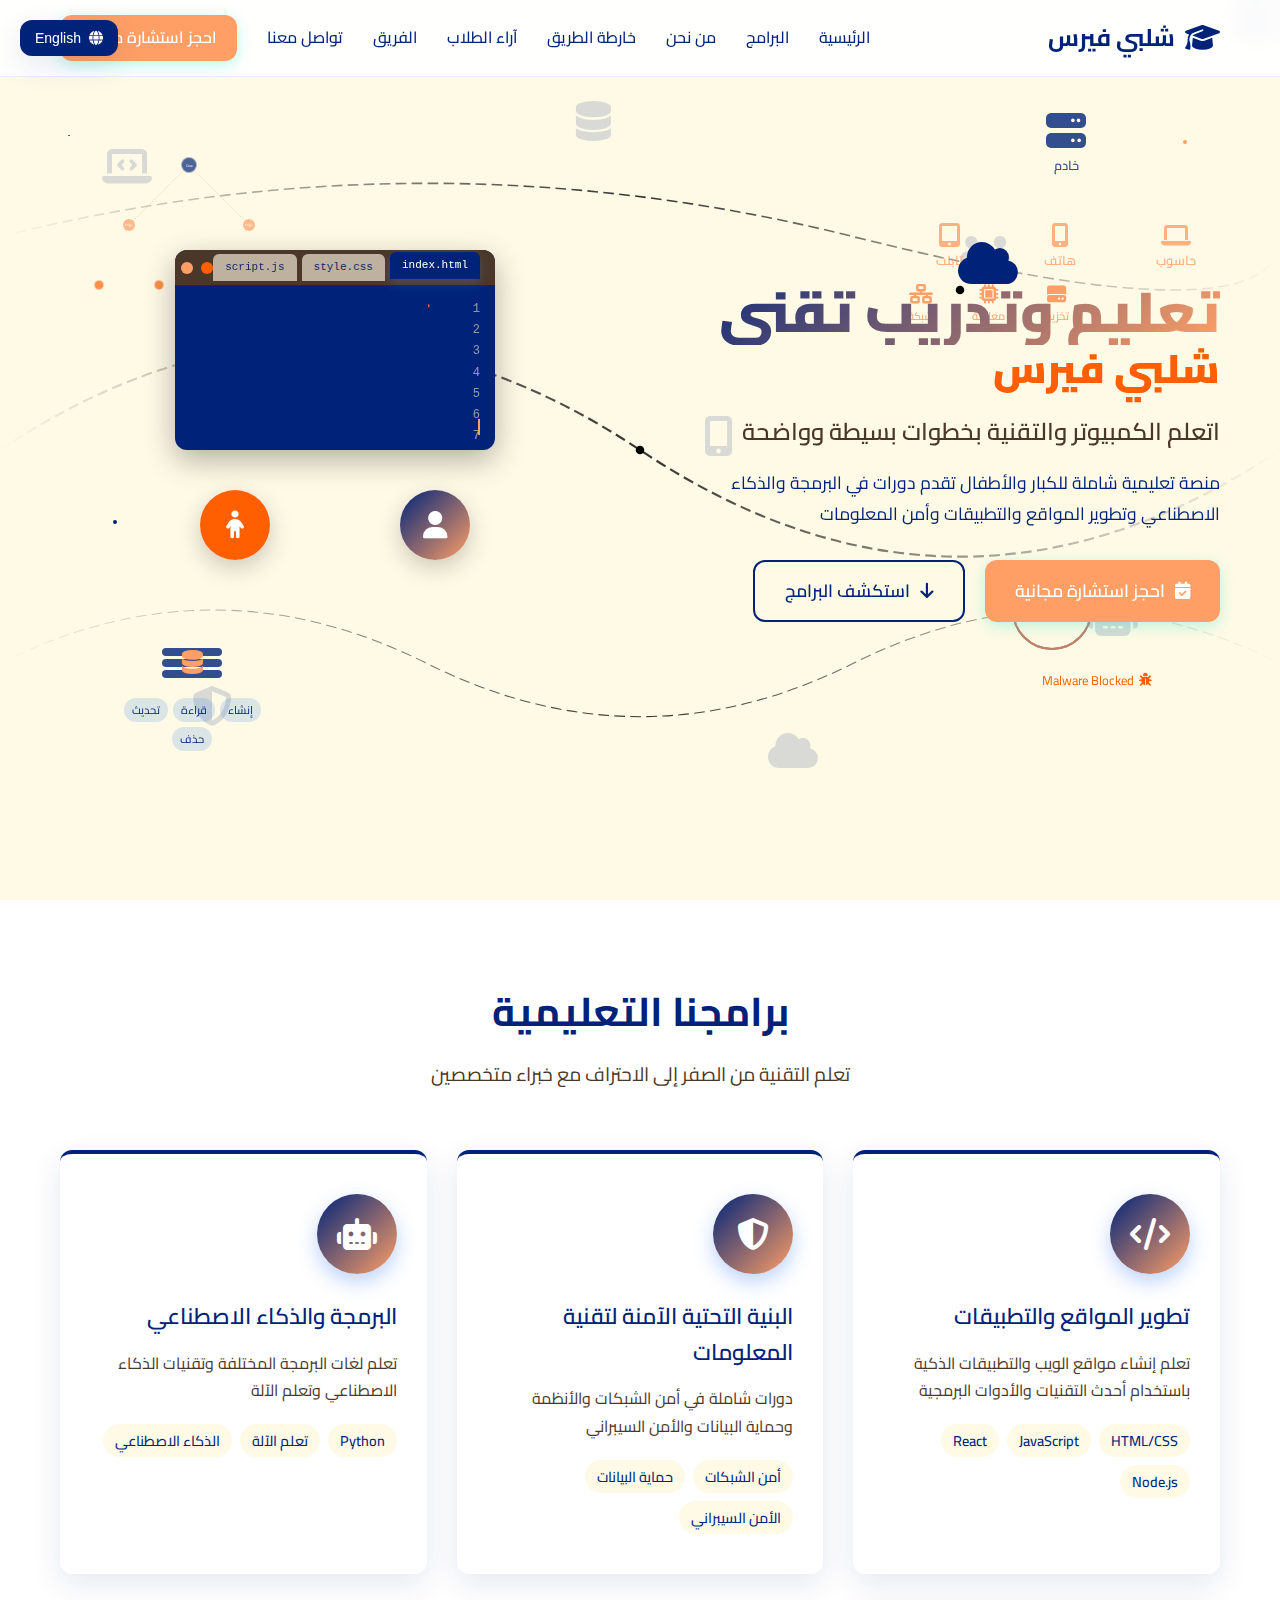
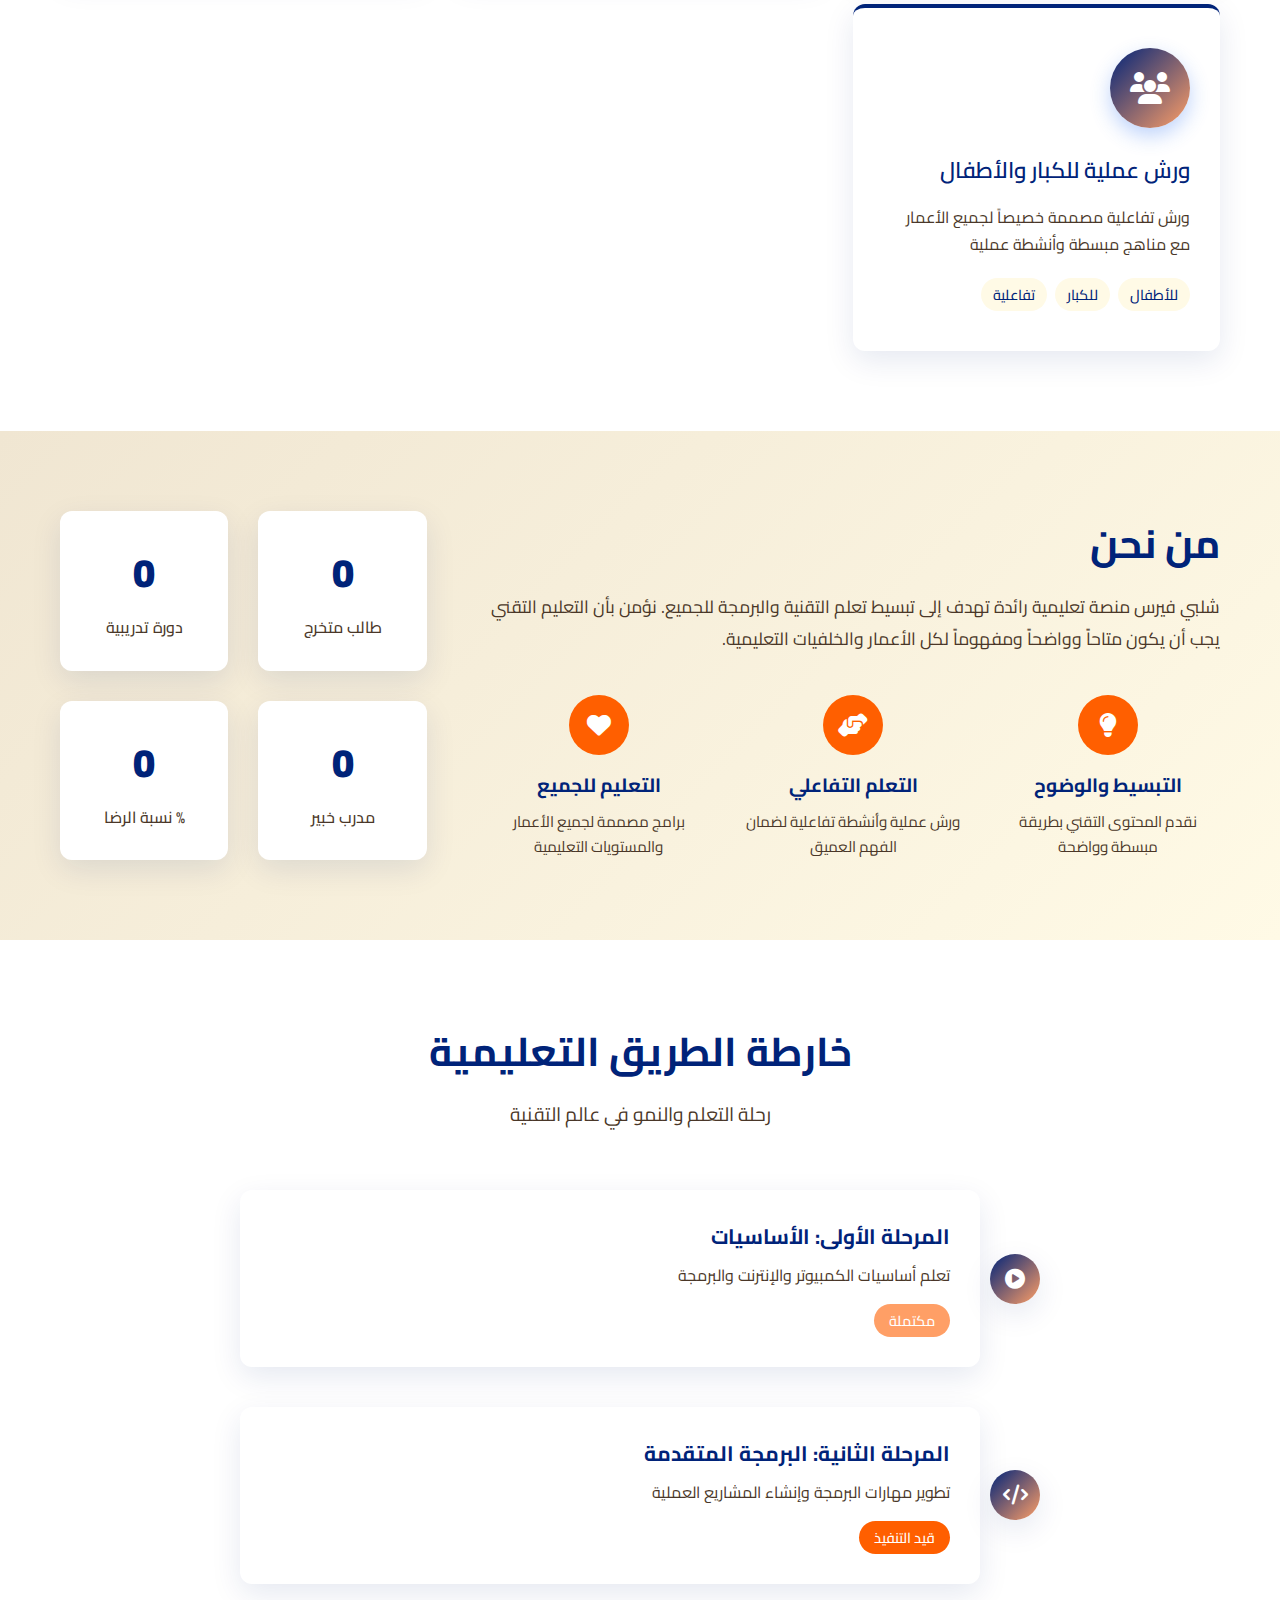
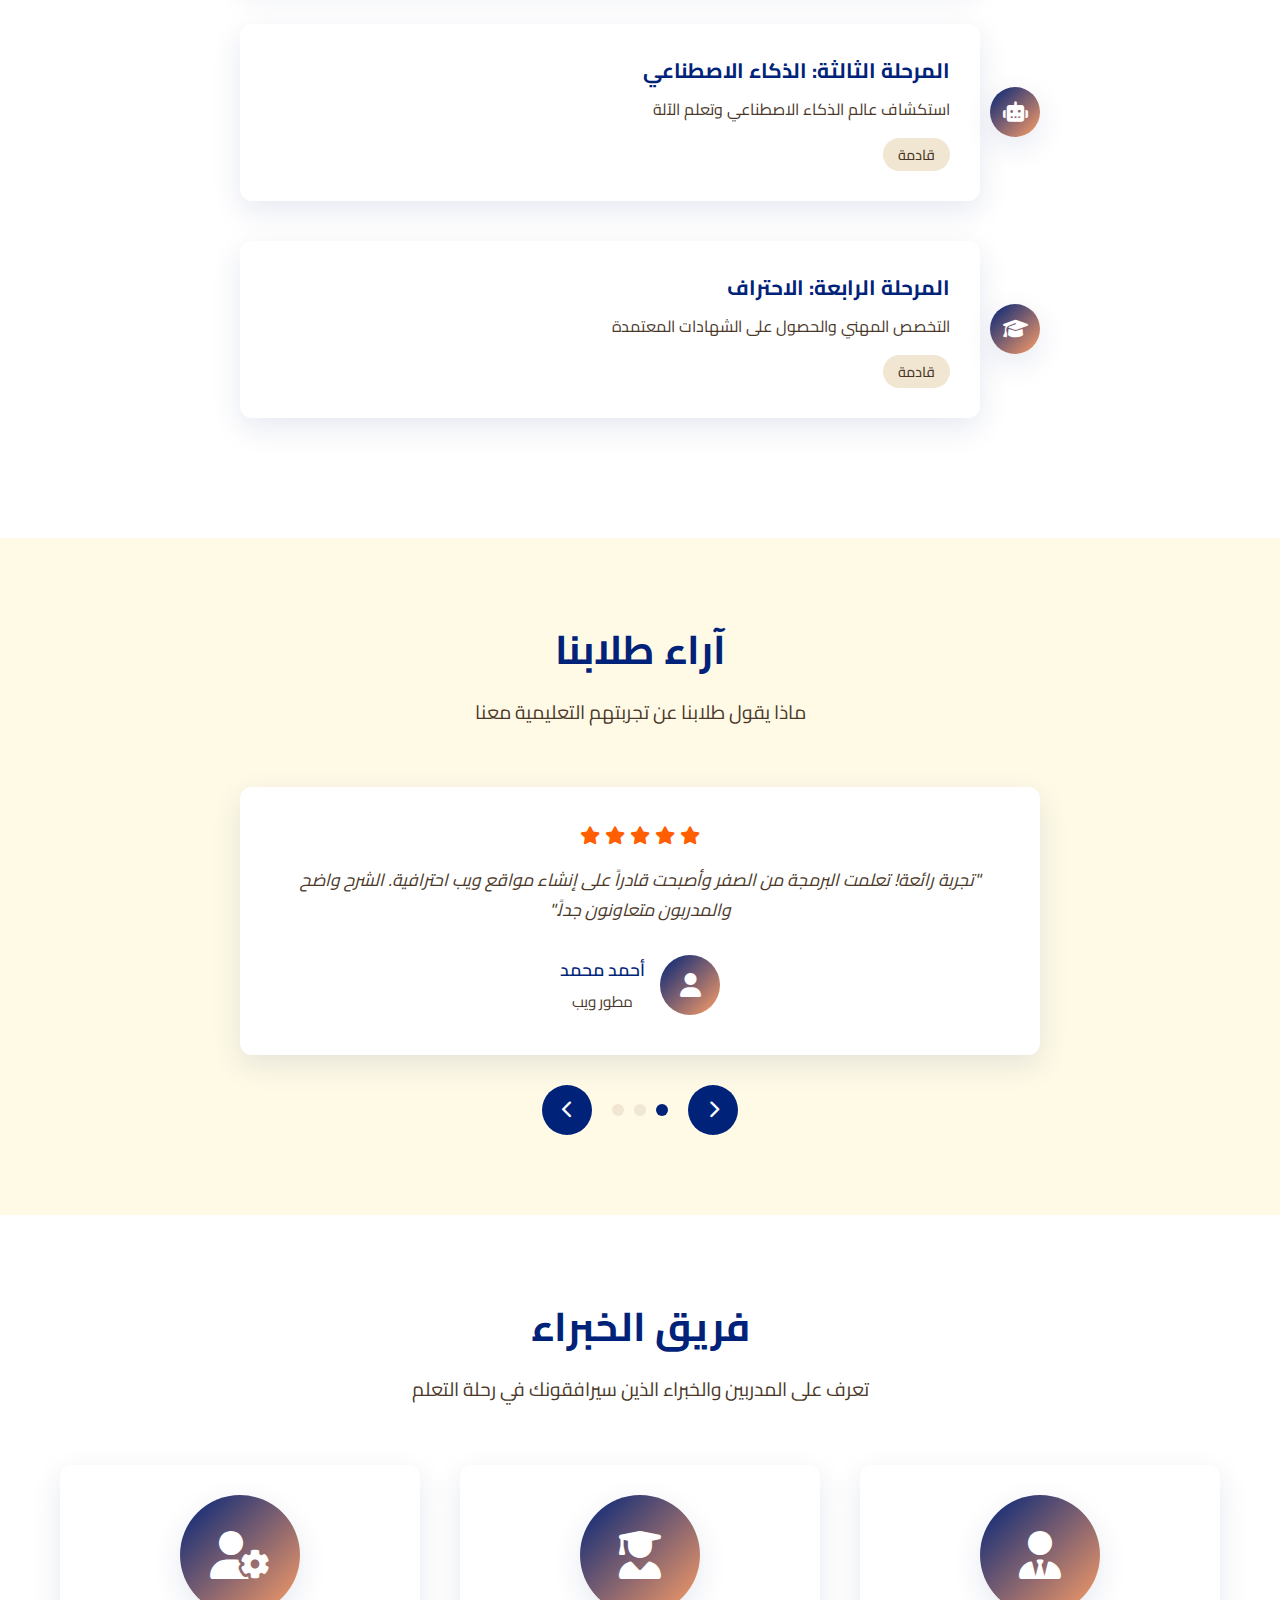
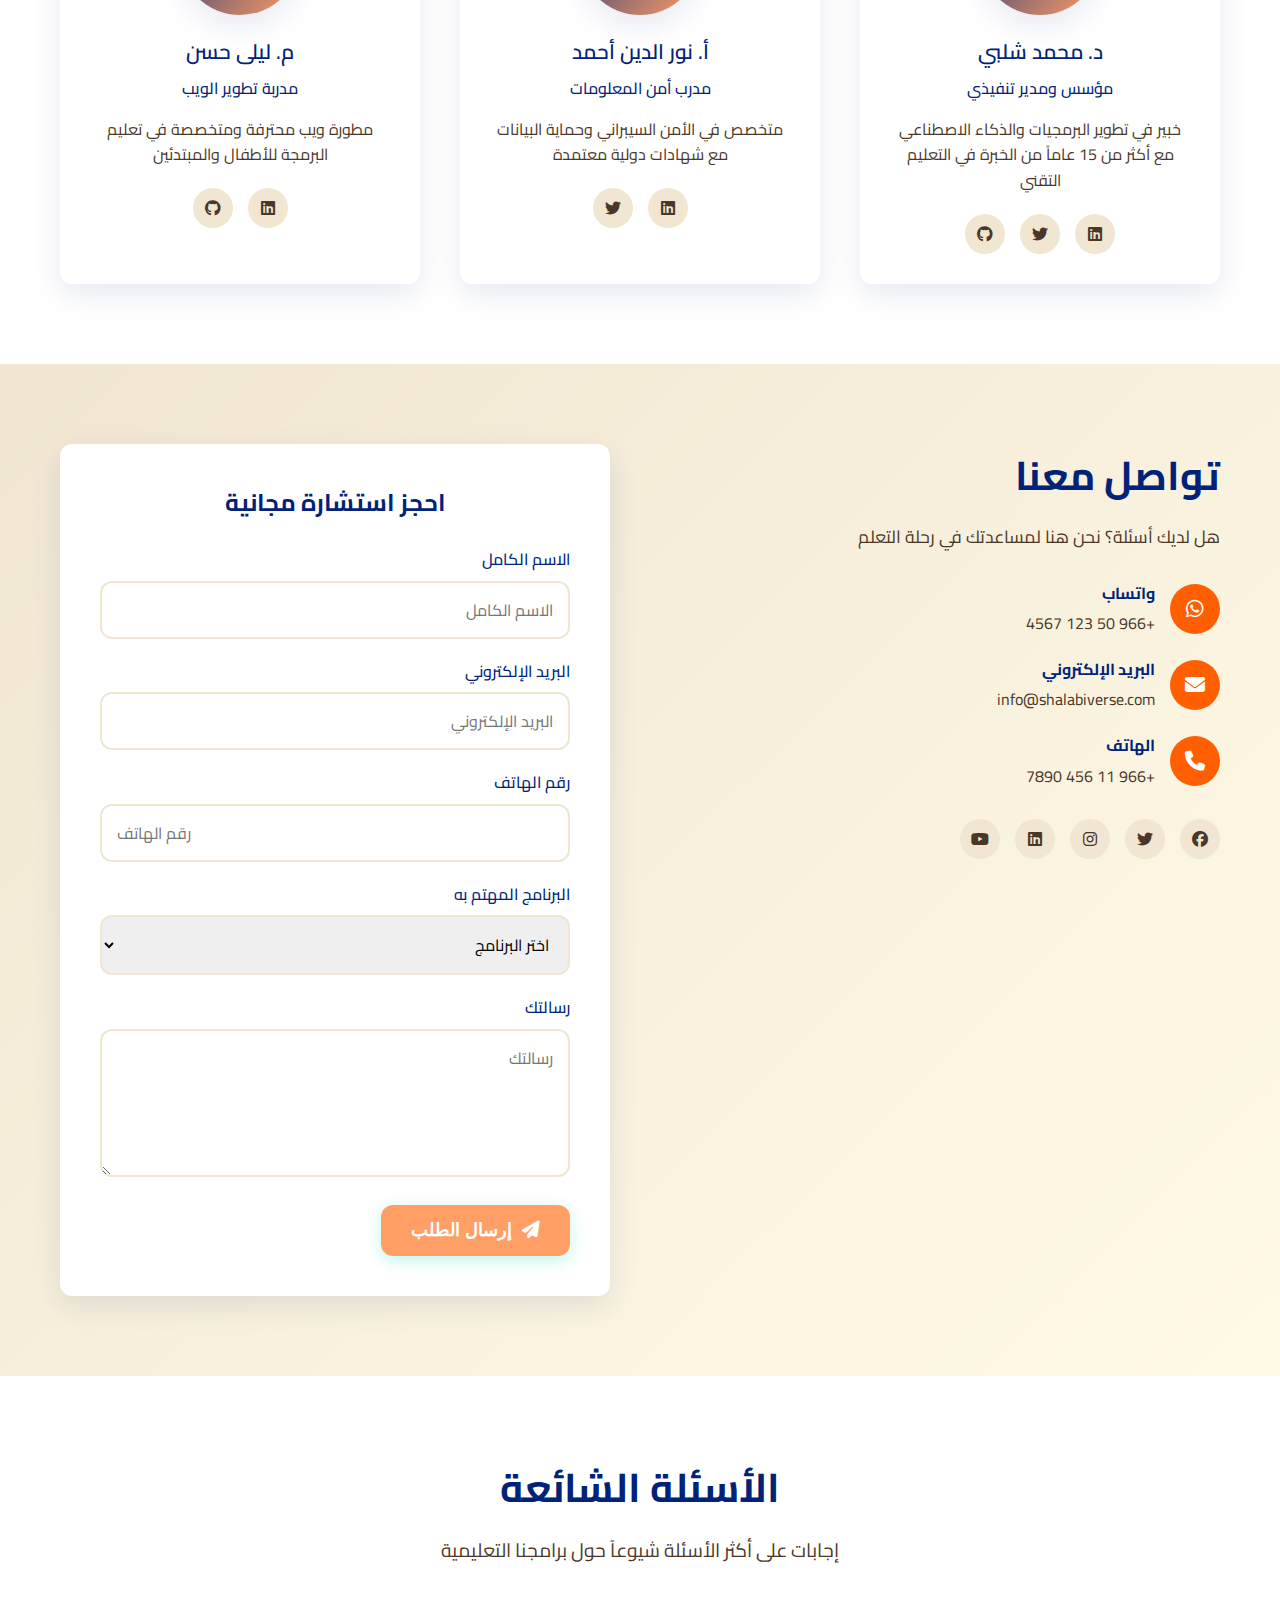
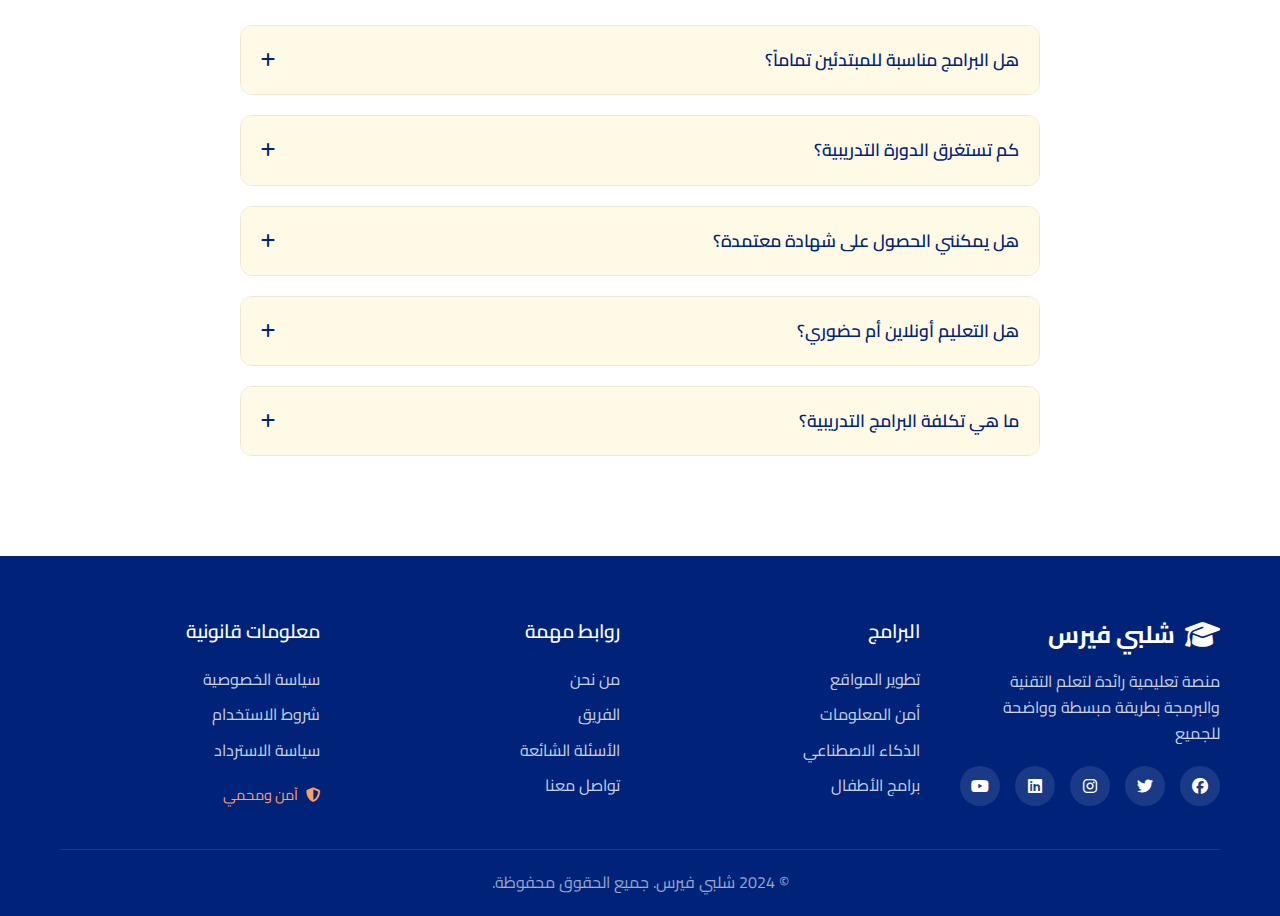
<file: index.html>
<!DOCTYPE html>
<html lang="ar" dir="rtl">
<head>
    <meta charset="UTF-8">
    <meta name="viewport" content="width=device-width, initial-scale=1.0">
    <title>شلبي فيرس - Shalabiverse | تعليم وتدريب تقني</title>
    <meta name="description" content="منصة شلبي فيرس لتعليم التقنية والبرمجة والذكاء الاصطناعي بخطوات بسيطة وواضحة للكبار والأطفال">
    
    <!-- Fonts -->
    <link rel="preconnect" href="https://fonts.googleapis.com">
    <link rel="preconnect" href="https://fonts.gstatic.com" crossorigin>
    <link href="https://fonts.googleapis.com/css2?family=Cairo:wght@300;400;600;700;900&family=Inter:wght@300;400;500;600;700&display=swap" rel="stylesheet">
    
    <!-- Font Awesome -->
    <link rel="stylesheet" href="https://cdnjs.cloudflare.com/ajax/libs/font-awesome/6.4.0/css/all.min.css">
    
    <!-- Styles -->
    <link rel="stylesheet" href="styles.css">
</head>
<body>
    <!-- Language Toggle -->
    <div class="language-toggle">
        <button id="langToggle" class="lang-btn">
            <i class="fas fa-globe"></i>
            <span id="langText">English</span>
        </button>
    </div>

    <!-- Navigation -->
    <nav class="navbar" id="navbar">
        <div class="nav-container">
            <div class="nav-brand">
                <i class="fas fa-graduation-cap brand-icon"></i>
                <span class="brand-text" data-ar="شلبي فيرس" data-en="Shalabiverse">شلبي فيرس</span>
            </div>
            
            <div class="nav-menu" id="navMenu">
                <a href="#home" class="nav-link" data-ar="الرئيسية" data-en="Home">الرئيسية</a>
                <a href="#services" class="nav-link" data-ar="البرامج" data-en="Programs">البرامج</a>
                <a href="#about" class="nav-link" data-ar="من نحن" data-en="About">من نحن</a>
                <a href="#roadmap" class="nav-link" data-ar="خارطة الطريق" data-en="Roadmap">خارطة الطريق</a>
                <a href="#testimonials" class="nav-link" data-ar="آراء الطلاب" data-en="Testimonials">آراء الطلاب</a>
                <a href="#team" class="nav-link" data-ar="الفريق" data-en="Team">الفريق</a>
                <a href="#contact" class="nav-link" data-ar="تواصل معنا" data-en="Contact">تواصل معنا</a>
                <a href="#consultation" class="nav-cta" data-ar="احجز استشارة مجانية" data-en="Free Consultation">احجز استشارة مجانية</a>
            </div>
            
            <div class="nav-toggle" id="navToggle">
                <span></span>
                <span></span>
                <span></span>
            </div>
        </div>
    </nav>

    <!-- Hero Section -->
    <section id="home" class="hero">
        <div class="hero-background">
            <!-- Binary Rain Effect -->
            <div class="binary-rain" id="binaryRain"></div>
            
            <!-- Tech Particles -->
            <div class="tech-particles" id="techParticles"></div>
            
            <!-- IT Concept Visualizations -->
            <div class="it-concepts-layer">
                <!-- Data Flow Animation -->
                <div class="data-flow-container" id="dataFlowContainer">
                    <div class="server-node">
                        <i class="fas fa-server"></i>
                        <span class="node-label" data-ar="خادم" data-en="Server">خادم</span>
                    </div>
                    <div class="client-nodes">
                        <div class="client-node">
                            <i class="fas fa-laptop"></i>
                            <span class="node-label" data-ar="حاسوب" data-en="Computer">حاسوب</span>
                        </div>
                        <div class="client-node">
                            <i class="fas fa-mobile-alt"></i>
                            <span class="node-label" data-ar="هاتف" data-en="Mobile">هاتف</span>
                        </div>
                        <div class="client-node">
                            <i class="fas fa-tablet-alt"></i>
                            <span class="node-label" data-ar="تابلت" data-en="Tablet">تابلت</span>
                        </div>
                    </div>
                    <div class="data-packets"></div>
                </div>
                
                <!-- Network Topology -->
                <div class="network-topology" id="networkTopology">
                    <svg class="topology-svg" viewBox="0 0 800 600">
                        <!-- Network Connections -->
                        <g class="network-connections">
                            <line class="connection-line" x1="400" y1="100" x2="200" y2="300" stroke="var(--accent-mint)" stroke-width="2"/>
                            <line class="connection-line" x1="400" y1="100" x2="600" y2="300" stroke="var(--accent-mint)" stroke-width="2"/>
                            <line class="connection-line" x1="200" y1="300" x2="100" y2="500" stroke="var(--sky-blue)" stroke-width="1.5"/>
                            <line class="connection-line" x1="200" y1="300" x2="300" y2="500" stroke="var(--sky-blue)" stroke-width="1.5"/>
                            <line class="connection-line" x1="600" y1="300" x2="500" y2="500" stroke="var(--sky-blue)" stroke-width="1.5"/>
                            <line class="connection-line" x1="600" y1="300" x2="700" y2="500" stroke="var(--sky-blue)" stroke-width="1.5"/>
                        </g>
                        
                        <!-- Network Nodes -->
                        <g class="network-nodes">
                            <!-- Core Router -->
                            <circle class="network-node core" cx="400" cy="100" r="25" fill="var(--primary-sapphire)"/>
                            <text x="400" y="105" text-anchor="middle" fill="white" font-size="12">Core</text>
                            
                            <!-- Edge Routers -->
                            <circle class="network-node edge" cx="200" cy="300" r="20" fill="var(--cta-emerald)"/>
                            <text x="200" y="305" text-anchor="middle" fill="white" font-size="10">Edge</text>
                            
                            <circle class="network-node edge" cx="600" cy="300" r="20" fill="var(--cta-emerald)"/>
                            <text x="600" y="305" text-anchor="middle" fill="white" font-size="10">Edge</text>
                            
                            <!-- End Devices -->
                            <circle class="network-node device" cx="100" cy="500" r="15" fill="var(--accent-orange)"/>
                            <circle class="network-node device" cx="300" cy="500" r="15" fill="var(--accent-orange)"/>
                            <circle class="network-node device" cx="500" cy="500" r="15" fill="var(--accent-orange)"/>
                            <circle class="network-node device" cx="700" cy="500" r="15" fill="var(--accent-orange)"/>
                        </g>
                        
                        <!-- Data Pulse Animation -->
                        <g class="data-pulses">
                            <circle class="data-pulse" r="3" fill="var(--vivid-emerald)">
                                <animateMotion dur="3s" repeatCount="indefinite">
                                    <path d="M400,100 L200,300 L100,500"/>
                                </animateMotion>
                            </circle>
                            <circle class="data-pulse" r="3" fill="var(--sunset-orange)">
                                <animateMotion dur="3s" repeatCount="indefinite" begin="1s">
                                    <path d="M400,100 L600,300 L700,500"/>
                                </animateMotion>
                            </circle>
                        </g>
                    </svg>
                </div>
                
                <!-- Security Shield Animation -->
                <div class="security-visualization" id="securityViz">
                    <div class="security-shield">
                        <i class="fas fa-shield-alt"></i>
                        <div class="shield-layers">
                            <div class="shield-layer firewall" data-label="Firewall"></div>
                            <div class="shield-layer encryption" data-label="Encryption"></div>
                            <div class="shield-layer authentication" data-label="Auth"></div>
                        </div>
                    </div>
                    <div class="threat-indicators">
                        <div class="threat blocked">
                            <i class="fas fa-bug"></i>
                            <span class="threat-label" data-ar="تهديد محجوب" data-en="Threat Blocked">تهديد محجوب</span>
                        </div>
                    </div>
                </div>
                
                <!-- Database Operations -->
                <div class="database-visualization" id="databaseViz">
                    <div class="database-stack">
                        <div class="db-layer"></div>
                        <div class="db-layer"></div>
                        <div class="db-layer"></div>
                        <div class="db-icon">
                            <i class="fas fa-database"></i>
                        </div>
                    </div>
                    <div class="db-operations">
                        <div class="db-operation create">
                            <span data-ar="إنشاء" data-en="CREATE">إنشاء</span>
                        </div>
                        <div class="db-operation read">
                            <span data-ar="قراءة" data-en="READ">قراءة</span>
                        </div>
                        <div class="db-operation update">
                            <span data-ar="تحديث" data-en="UPDATE">تحديث</span>
                        </div>
                        <div class="db-operation delete">
                            <span data-ar="حذف" data-en="DELETE">حذف</span>
                        </div>
                    </div>
                </div>
                
                <!-- Cloud Computing Visualization -->
                <div class="cloud-visualization" id="cloudViz">
                    <div class="cloud-container">
                        <div class="cloud-shape">
                            <i class="fas fa-cloud"></i>
                        </div>
                        <div class="cloud-services">
                            <div class="service-node storage">
                                <i class="fas fa-hdd"></i>
                                <span data-ar="تخزين" data-en="Storage">تخزين</span>
                            </div>
                            <div class="service-node compute">
                                <i class="fas fa-microchip"></i>
                                <span data-ar="معالجة" data-en="Compute">معالجة</span>
                            </div>
                            <div class="service-node network">
                                <i class="fas fa-network-wired"></i>
                                <span data-ar="شبكة" data-en="Network">شبكة</span>
                            </div>
                        </div>
                    </div>
                </div>
            </div>
            
            <!-- Floating Tech Elements -->
            <div class="floating-elements">
                <div class="floating-icon" data-tech="code"><i class="fas fa-laptop-code"></i></div>
                <div class="floating-icon" data-tech="ai"><i class="fas fa-robot"></i></div>
                <div class="floating-icon" data-tech="team"><i class="fas fa-users"></i></div>
                <div class="floating-icon" data-tech="security"><i class="fas fa-shield-alt"></i></div>
                <div class="floating-icon" data-tech="mobile"><i class="fas fa-mobile-alt"></i></div>
                <div class="floating-icon" data-tech="database"><i class="fas fa-database"></i></div>
                <div class="floating-icon" data-tech="cloud"><i class="fas fa-cloud"></i></div>
                <div class="floating-icon" data-tech="network"><i class="fas fa-network-wired"></i></div>
            </div>
            
            <!-- Interactive Circuit Lines -->
            <div class="circuit-lines">
                <svg class="circuit-svg" viewBox="0 0 1200 800">
                    <path class="circuit-path" d="M0,400 Q300,200 600,400 T1200,400" stroke="url(#circuitGradient)" stroke-width="2" fill="none"/>
                    <path class="circuit-path" d="M0,200 Q400,100 800,200 T1200,200" stroke="url(#circuitGradient)" stroke-width="1.5" fill="none"/>
                    <path class="circuit-path" d="M0,600 Q200,500 400,600 T800,600 Q1000,500 1200,600" stroke="url(#circuitGradient)" stroke-width="1" fill="none"/>
                    <defs>
                        <linearGradient id="circuitGradient" x1="0%" y1="0%" x2="100%" y2="0%">
                            <stop offset="0%" style="stop-color:var(--sapphire-blue);stop-opacity:0"/>
                            <stop offset="50%" style="stop-color:var(--sky-blue);stop-opacity:0.8"/>
                            <stop offset="100%" style="stop-color:var(--sapphire-blue);stop-opacity:0"/>
                        </linearGradient>
                    </defs>
                    <circle class="circuit-node" cx="300" cy="300" r="4" fill="var(--vivid-emerald)"/>
                    <circle class="circuit-node" cx="600" cy="400" r="4" fill="var(--sunset-orange)"/>
                    <circle class="circuit-node" cx="900" cy="250" r="4" fill="var(--tangerine)"/>
                </svg>
            </div>
        </div>
        
        <div class="container">
            <div class="hero-content">
                <div class="hero-text">
                    <h1 class="hero-title">
                        <span class="title-main" data-ar="تعليم وتدريب تقني" data-en="Technology Education & Training">تعليم وتدريب تقني</span>
                        <span class="title-sub" data-ar="شلبي فيرس" data-en="Shalabiverse">شلبي فيرس</span>
                    </h1>
                    <p class="hero-subtitle" data-ar="اتعلم الكمبيوتر والتقنية بخطوات بسيطة وواضحة" data-en="Learn computers and technology with simple, clear steps">اتعلم الكمبيوتر والتقنية بخطوات بسيطة وواضحة</p>
                    <p class="hero-description" data-ar="منصة تعليمية شاملة للكبار والأطفال تقدم دورات في البرمجة والذكاء الاصطناعي وتطوير المواقع والتطبيقات وأمن المعلومات" data-en="A comprehensive educational platform for adults and children offering courses in programming, AI, web/app development, and cybersecurity">منصة تعليمية شاملة للكبار والأطفال تقدم دورات في البرمجة والذكاء الاصطناعي وتطوير المواقع والتطبيقات وأمن المعلومات</p>
                    
                    <div class="hero-cta">
                        <a href="#consultation" class="btn btn-primary" data-ar="احجز استشارة مجانية" data-en="Book Free Consultation">
                            <i class="fas fa-calendar-check"></i>
                            احجز استشارة مجانية
                        </a>
                        <a href="#services" class="btn btn-secondary" data-ar="استكشف البرامج" data-en="Explore Programs">
                            <i class="fas fa-arrow-down"></i>
                            استكشف البرامج
                        </a>
                    </div>
                </div>
                
                <div class="hero-illustration">
                    <div class="family-learning">
                        <!-- Enhanced Code Editor Simulation -->
                        <div class="code-editor">
                            <div class="editor-header">
                                <div class="editor-tabs">
                                    <div class="tab active">index.html</div>
                                    <div class="tab">style.css</div>
                                    <div class="tab">script.js</div>
                                </div>
                                <div class="editor-controls">
                                    <div class="control minimize"></div>
                                    <div class="control maximize"></div>
                                    <div class="control close"></div>
                                </div>
                            </div>
                            <div class="editor-content">
                                <div class="line-numbers">
                                    <span>1</span>
                                    <span>2</span>
                                    <span>3</span>
                                    <span>4</span>
                                    <span>5</span>
                                    <span>6</span>
                                    <span>7</span>
                                    <span>8</span>
                                </div>
                                <div class="code-area">
                                    <div class="code-line">
                                        <span class="syntax-tag">&lt;html&gt;</span>
                                    </div>
                                    <div class="code-line">
                                        <span class="syntax-tag">&lt;head&gt;</span>
                                    </div>
                                    <div class="code-line">
                                        <span class="syntax-tag">&lt;title&gt;</span><span class="syntax-string">Shalabiverse</span><span class="syntax-tag">&lt;/title&gt;</span>
                                    </div>
                                    <div class="code-line">
                                        <span class="syntax-tag">&lt;/head&gt;</span>
                                    </div>
                                    <div class="code-line">
                                        <span class="syntax-tag">&lt;body&gt;</span>
                                    </div>
                                    <div class="code-line">
                                        <span class="syntax-tag">&lt;h1&gt;</span><span class="syntax-string">مرحبا بالعالم!</span><span class="syntax-tag">&lt;/h1&gt;</span>
                                    </div>
                                    <div class="code-line">
                                        <span class="syntax-tag">&lt;/body&gt;</span>
                                    </div>
                                    <div class="code-line">
                                        <span class="syntax-tag">&lt;/html&gt;</span>
                                    </div>
                                </div>
                                <div class="typing-cursor"></div>
                            </div>
                        </div>
                        
                        <!-- Animated Family Members -->
                        <div class="family-members">
                            <div class="member adult">
                                <i class="fas fa-user"></i>
                                <div class="thought-bubble">
                                    <span data-ar="أتعلم البرمجة!" data-en="Learning to code!">أتعلم البرمجة!</span>
                                </div>
                            </div>
                            <div class="member child">
                                <i class="fas fa-child"></i>
                                <div class="thought-bubble">
                                    <span data-ar="ممتع جداً!" data-en="So fun!">ممتع جداً!</span>
                                </div>
                            </div>
                        </div>
                        
                        <!-- Floating Code Snippets -->
                        <div class="floating-code-snippets">
                            <div class="code-snippet" data-lang="html">
                                <span>&lt;div&gt;Hello World&lt;/div&gt;</span>
                            </div>
                            <div class="code-snippet" data-lang="css">
                                <span>.hero { background: linear-gradient(); }</span>
                            </div>
                            <div class="code-snippet" data-lang="js">
                                <span>console.log('مرحبا!');</span>
                            </div>
                            <div class="code-snippet" data-lang="python">
                                <span>print("Hello, World!")</span>
                            </div>
                        </div>
                    </div>
                </div>
            </div>
        </div>
    </section>

    <!-- Services/Programs Section -->
    <section id="services" class="services">
        <div class="container">
            <div class="section-header">
                <h2 class="section-title" data-ar="برامجنا التعليمية" data-en="Our Educational Programs">برامجنا التعليمية</h2>
                <p class="section-subtitle" data-ar="تعلم التقنية من الصفر إلى الاحتراف مع خبراء متخصصين" data-en="Learn technology from zero to professional with specialized experts">تعلم التقنية من الصفر إلى الاحتراف مع خبراء متخصصين</p>
            </div>
            
            <div class="services-grid">
                <div class="service-card" data-aos="fade-up">
                    <div class="service-icon">
                        <i class="fas fa-code"></i>
                    </div>
                    <h3 class="service-title" data-ar="تطوير المواقع والتطبيقات" data-en="Website & App Development">تطوير المواقع والتطبيقات</h3>
                    <p class="service-description" data-ar="تعلم إنشاء مواقع الويب والتطبيقات الذكية باستخدام أحدث التقنيات والأدوات البرمجية" data-en="Learn to create websites and smart applications using the latest technologies and programming tools">تعلم إنشاء مواقع الويب والتطبيقات الذكية باستخدام أحدث التقنيات والأدوات البرمجية</p>
                    <div class="service-features">
                        <span class="feature-tag" data-ar="HTML/CSS" data-en="HTML/CSS">HTML/CSS</span>
                        <span class="feature-tag" data-ar="JavaScript" data-en="JavaScript">JavaScript</span>
                        <span class="feature-tag" data-ar="React" data-en="React">React</span>
                        <span class="feature-tag" data-ar="Node.js" data-en="Node.js">Node.js</span>
                    </div>
                </div>
                
                <div class="service-card" data-aos="fade-up" data-aos-delay="100">
                    <div class="service-icon">
                        <i class="fas fa-shield-alt"></i>
                    </div>
                    <h3 class="service-title" data-ar="البنية التحتية الآمنة لتقنية المعلومات" data-en="Secure IT Infrastructure">البنية التحتية الآمنة لتقنية المعلومات</h3>
                    <p class="service-description" data-ar="دورات شاملة في أمن الشبكات والأنظمة وحماية البيانات والأمن السيبراني" data-en="Comprehensive courses in network security, systems, data protection, and cybersecurity">دورات شاملة في أمن الشبكات والأنظمة وحماية البيانات والأمن السيبراني</p>
                    <div class="service-features">
                        <span class="feature-tag" data-ar="أمن الشبكات" data-en="Network Security">أمن الشبكات</span>
                        <span class="feature-tag" data-ar="حماية البيانات" data-en="Data Protection">حماية البيانات</span>
                        <span class="feature-tag" data-ar="الأمن السيبراني" data-en="Cybersecurity">الأمن السيبراني</span>
                    </div>
                </div>
                
                <div class="service-card" data-aos="fade-up" data-aos-delay="200">
                    <div class="service-icon">
                        <i class="fas fa-robot"></i>
                    </div>
                    <h3 class="service-title" data-ar="البرمجة والذكاء الاصطناعي" data-en="Coding & AI Training">البرمجة والذكاء الاصطناعي</h3>
                    <p class="service-description" data-ar="تعلم لغات البرمجة المختلفة وتقنيات الذكاء الاصطناعي وتعلم الآلة" data-en="Learn various programming languages and artificial intelligence and machine learning techniques">تعلم لغات البرمجة المختلفة وتقنيات الذكاء الاصطناعي وتعلم الآلة</p>
                    <div class="service-features">
                        <span class="feature-tag" data-ar="Python" data-en="Python">Python</span>
                        <span class="feature-tag" data-ar="تعلم الآلة" data-en="Machine Learning">تعلم الآلة</span>
                        <span class="feature-tag" data-ar="الذكاء الاصطناعي" data-en="AI">الذكاء الاصطناعي</span>
                    </div>
                </div>
                
                <div class="service-card" data-aos="fade-up" data-aos-delay="300">
                    <div class="service-icon">
                        <i class="fas fa-users"></i>
                    </div>
                    <h3 class="service-title" data-ar="ورش عملية للكبار والأطفال" data-en="Practical Workshops for Adults & Kids">ورش عملية للكبار والأطفال</h3>
                    <p class="service-description" data-ar="ورش تفاعلية مصممة خصيصاً لجميع الأعمار مع مناهج مبسطة وأنشطة عملية" data-en="Interactive workshops specially designed for all ages with simplified curricula and practical activities">ورش تفاعلية مصممة خصيصاً لجميع الأعمار مع مناهج مبسطة وأنشطة عملية</p>
                    <div class="service-features">
                        <span class="feature-tag" data-ar="للأطفال" data-en="For Kids">للأطفال</span>
                        <span class="feature-tag" data-ar="للكبار" data-en="For Adults">للكبار</span>
                        <span class="feature-tag" data-ar="تفاعلية" data-en="Interactive">تفاعلية</span>
                    </div>
                </div>
            </div>
        </div>
    </section>

    <!-- About Section -->
    <section id="about" class="about">
        <div class="container">
            <div class="about-content">
                <div class="about-text">
                    <h2 class="section-title" data-ar="من نحن" data-en="About Us">من نحن</h2>
                    <p class="about-description" data-ar="شلبي فيرس منصة تعليمية رائدة تهدف إلى تبسيط تعلم التقنية والبرمجة للجميع. نؤمن بأن التعليم التقني يجب أن يكون متاحاً وواضحاً ومفهوماً لكل الأعمار والخلفيات التعليمية." data-en="Shalabiverse is a leading educational platform that aims to simplify technology and programming learning for everyone. We believe that technical education should be accessible, clear, and understandable for all ages and educational backgrounds.">شلبي فيرس منصة تعليمية رائدة تهدف إلى تبسيط تعلم التقنية والبرمجة للجميع. نؤمن بأن التعليم التقني يجب أن يكون متاحاً وواضحاً ومفهوماً لكل الأعمار والخلفيات التعليمية.</p>
                    
                    <div class="values-grid">
                        <div class="value-item">
                            <div class="value-icon">
                                <i class="fas fa-lightbulb"></i>
                            </div>
                            <h3 data-ar="التبسيط والوضوح" data-en="Simplicity & Clarity">التبسيط والوضوح</h3>
                            <p data-ar="نقدم المحتوى التقني بطريقة مبسطة وواضحة" data-en="We present technical content in a simplified and clear way">نقدم المحتوى التقني بطريقة مبسطة وواضحة</p>
                        </div>
                        
                        <div class="value-item">
                            <div class="value-icon">
                                <i class="fas fa-hands-helping"></i>
                            </div>
                            <h3 data-ar="التعلم التفاعلي" data-en="Interactive Learning">التعلم التفاعلي</h3>
                            <p data-ar="ورش عملية وأنشطة تفاعلية لضمان الفهم العميق" data-en="Practical workshops and interactive activities to ensure deep understanding">ورش عملية وأنشطة تفاعلية لضمان الفهم العميق</p>
                        </div>
                        
                        <div class="value-item">
                            <div class="value-icon">
                                <i class="fas fa-heart"></i>
                            </div>
                            <h3 data-ar="التعليم للجميع" data-en="Education for All">التعليم للجميع</h3>
                            <p data-ar="برامج مصممة لجميع الأعمار والمستويات التعليمية" data-en="Programs designed for all ages and educational levels">برامج مصممة لجميع الأعمار والمستويات التعليمية</p>
                        </div>
                    </div>
                </div>
                
                <div class="stats-container">
                    <div class="stat-item">
                        <div class="stat-number" data-target="500">0</div>
                        <div class="stat-label" data-ar="طالب متخرج" data-en="Graduated Students">طالب متخرج</div>
                    </div>
                    <div class="stat-item">
                        <div class="stat-number" data-target="50">0</div>
                        <div class="stat-label" data-ar="دورة تدريبية" data-en="Training Courses">دورة تدريبية</div>
                    </div>
                    <div class="stat-item">
                        <div class="stat-number" data-target="15">0</div>
                        <div class="stat-label" data-ar="مدرب خبير" data-en="Expert Trainers">مدرب خبير</div>
                    </div>
                    <div class="stat-item">
                        <div class="stat-number" data-target="98">0</div>
                        <div class="stat-label" data-ar="% نسبة الرضا" data-en="% Satisfaction Rate">% نسبة الرضا</div>
                    </div>
                </div>
            </div>
        </div>
    </section>

    <!-- Roadmap Section -->
    <section id="roadmap" class="roadmap">
        <div class="container">
            <div class="section-header">
                <h2 class="section-title" data-ar="خارطة الطريق التعليمية" data-en="Educational Roadmap">خارطة الطريق التعليمية</h2>
                <p class="section-subtitle" data-ar="رحلة التعلم والنمو في عالم التقنية" data-en="The journey of learning and growth in the world of technology">رحلة التعلم والنمو في عالم التقنية</p>
            </div>
            
            <div class="roadmap-timeline">
                <div class="timeline-item" data-aos="fade-right">
                    <div class="timeline-content">
                        <div class="timeline-icon">
                            <i class="fas fa-play-circle"></i>
                        </div>
                        <h3 data-ar="المرحلة الأولى: الأساسيات" data-en="Phase 1: Fundamentals">المرحلة الأولى: الأساسيات</h3>
                        <p data-ar="تعلم أساسيات الكمبيوتر والإنترنت والبرمجة" data-en="Learn computer, internet, and programming fundamentals">تعلم أساسيات الكمبيوتر والإنترنت والبرمجة</p>
                        <div class="timeline-status completed" data-ar="مكتملة" data-en="Completed">مكتملة</div>
                    </div>
                </div>
                
                <div class="timeline-item" data-aos="fade-left">
                    <div class="timeline-content">
                        <div class="timeline-icon">
                            <i class="fas fa-code"></i>
                        </div>
                        <h3 data-ar="المرحلة الثانية: البرمجة المتقدمة" data-en="Phase 2: Advanced Programming">المرحلة الثانية: البرمجة المتقدمة</h3>
                        <p data-ar="تطوير مهارات البرمجة وإنشاء المشاريع العملية" data-en="Develop programming skills and create practical projects">تطوير مهارات البرمجة وإنشاء المشاريع العملية</p>
                        <div class="timeline-status in-progress" data-ar="قيد التنفيذ" data-en="In Progress">قيد التنفيذ</div>
                    </div>
                </div>
                
                <div class="timeline-item" data-aos="fade-right">
                    <div class="timeline-content">
                        <div class="timeline-icon">
                            <i class="fas fa-robot"></i>
                        </div>
                        <h3 data-ar="المرحلة الثالثة: الذكاء الاصطناعي" data-en="Phase 3: Artificial Intelligence">المرحلة الثالثة: الذكاء الاصطناعي</h3>
                        <p data-ar="استكشاف عالم الذكاء الاصطناعي وتعلم الآلة" data-en="Explore the world of artificial intelligence and machine learning">استكشاف عالم الذكاء الاصطناعي وتعلم الآلة</p>
                        <div class="timeline-status upcoming" data-ar="قادمة" data-en="Upcoming">قادمة</div>
                    </div>
                </div>
                
                <div class="timeline-item" data-aos="fade-left">
                    <div class="timeline-content">
                        <div class="timeline-icon">
                            <i class="fas fa-graduation-cap"></i>
                        </div>
                        <h3 data-ar="المرحلة الرابعة: الاحتراف" data-en="Phase 4: Professionalism">المرحلة الرابعة: الاحتراف</h3>
                        <p data-ar="التخصص المهني والحصول على الشهادات المعتمدة" data-en="Professional specialization and obtaining certified credentials">التخصص المهني والحصول على الشهادات المعتمدة</p>
                        <div class="timeline-status upcoming" data-ar="قادمة" data-en="Upcoming">قادمة</div>
                    </div>
                </div>
            </div>
        </div>
    </section>

    <!-- Testimonials Section -->
    <section id="testimonials" class="testimonials">
        <div class="container">
            <div class="section-header">
                <h2 class="section-title" data-ar="آراء طلابنا" data-en="Student Testimonials">آراء طلابنا</h2>
                <p class="section-subtitle" data-ar="ماذا يقول طلابنا عن تجربتهم التعليمية معنا" data-en="What our students say about their learning experience with us">ماذا يقول طلابنا عن تجربتهم التعليمية معنا</p>
            </div>
            
            <div class="testimonials-slider" id="testimonialsSlider">
                <div class="testimonial-card active">
                    <div class="testimonial-content">
                        <div class="stars">
                            <i class="fas fa-star"></i>
                            <i class="fas fa-star"></i>
                            <i class="fas fa-star"></i>
                            <i class="fas fa-star"></i>
                            <i class="fas fa-star"></i>
                        </div>
                        <p class="testimonial-text" data-ar="تجربة رائعة! تعلمت البرمجة من الصفر وأصبحت قادراً على إنشاء مواقع ويب احترافية. الشرح واضح والمدربون متعاونون جداً." data-en="Amazing experience! I learned programming from scratch and became able to create professional websites. The explanation is clear and the trainers are very cooperative.">"تجربة رائعة! تعلمت البرمجة من الصفر وأصبحت قادراً على إنشاء مواقع ويب احترافية. الشرح واضح والمدربون متعاونون جداً."</p>
                        <div class="testimonial-author">
                            <div class="author-avatar">
                                <i class="fas fa-user"></i>
                            </div>
                            <div class="author-info">
                                <h4 class="author-name" data-ar="أحمد محمد" data-en="Ahmed Mohammed">أحمد محمد</h4>
                                <p class="author-role" data-ar="مطور ويب" data-en="Web Developer">مطور ويب</p>
                            </div>
                        </div>
                    </div>
                </div>
                
                <div class="testimonial-card">
                    <div class="testimonial-content">
                        <div class="stars">
                            <i class="fas fa-star"></i>
                            <i class="fas fa-star"></i>
                            <i class="fas fa-star"></i>
                            <i class="fas fa-star"></i>
                            <i class="fas fa-star"></i>
                        </div>
                        <p class="testimonial-text" data-ar="ابنتي تحب دورات البرمجة للأطفال. الطريقة التفاعلية والألعاب التعليمية جعلت التعلم ممتعاً وسهلاً بالنسبة لها." data-en="My daughter loves the programming courses for children. The interactive method and educational games made learning fun and easy for her.">"ابنتي تحب دورات البرمجة للأطفال. الطريقة التفاعلية والألعاب التعليمية جعلت التعلم ممتعاً وسهلاً بالنسبة لها."</p>
                        <div class="testimonial-author">
                            <div class="author-avatar">
                                <i class="fas fa-user"></i>
                            </div>
                            <div class="author-info">
                                <h4 class="author-name" data-ar="فاطمة علي" data-en="Fatima Ali">فاطمة علي</h4>
                                <p class="author-role" data-ar="أم طالبة" data-en="Student's Mother">أم طالبة</p>
                            </div>
                        </div>
                    </div>
                </div>
                
                <div class="testimonial-card">
                    <div class="testimonial-content">
                        <div class="stars">
                            <i class="fas fa-star"></i>
                            <i class="fas fa-star"></i>
                            <i class="fas fa-star"></i>
                            <i class="fas fa-star"></i>
                            <i class="fas fa-star"></i>
                        </div>
                        <p class="testimonial-text" data-ar="دورة أمن المعلومات غيرت مساري المهني تماماً. حصلت على وظيفة ممتازة في مجال الأمن السيبراني بفضل المهارات التي تعلمتها هنا." data-en="The information security course completely changed my career path. I got an excellent job in cybersecurity thanks to the skills I learned here.">"دورة أمن المعلومات غيرت مساري المهني تماماً. حصلت على وظيفة ممتازة في مجال الأمن السيبراني بفضل المهارات التي تعلمتها هنا."</p>
                        <div class="testimonial-author">
                            <div class="author-avatar">
                                <i class="fas fa-user"></i>
                            </div>
                            <div class="author-info">
                                <h4 class="author-name" data-ar="سارة أحمد" data-en="Sarah Ahmed">سارة أحمد</h4>
                                <p class="author-role" data-ar="مختصة أمن سيبراني" data-en="Cybersecurity Specialist">مختصة أمن سيبراني</p>
                            </div>
                        </div>
                    </div>
                </div>
            </div>
            
            <div class="testimonials-controls">
                <button class="testimonial-btn prev" id="prevTestimonial">
                    <i class="fas fa-chevron-right"></i>
                </button>
                <div class="testimonials-dots" id="testimonialsDots">
                    <span class="dot active"></span>
                    <span class="dot"></span>
                    <span class="dot"></span>
                </div>
                <button class="testimonial-btn next" id="nextTestimonial">
                    <i class="fas fa-chevron-left"></i>
                </button>
            </div>
        </div>
    </section>

    <!-- Team Section -->
    <section id="team" class="team">
        <div class="container">
            <div class="section-header">
                <h2 class="section-title" data-ar="فريق الخبراء" data-en="Expert Team">فريق الخبراء</h2>
                <p class="section-subtitle" data-ar="تعرف على المدربين والخبراء الذين سيرافقونك في رحلة التعلم" data-en="Meet the trainers and experts who will accompany you on your learning journey">تعرف على المدربين والخبراء الذين سيرافقونك في رحلة التعلم</p>
            </div>
            
            <div class="team-grid">
                <div class="team-member" data-aos="fade-up">
                    <div class="member-avatar">
                        <i class="fas fa-user-tie"></i>
                    </div>
                    <div class="member-info">
                        <h3 class="member-name" data-ar="د. محمد شلبي" data-en="Dr. Mohammed Shalabi">د. محمد شلبي</h3>
                        <p class="member-role" data-ar="مؤسس ومدير تنفيذي" data-en="Founder & CEO">مؤسس ومدير تنفيذي</p>
                        <p class="member-bio" data-ar="خبير في تطوير البرمجيات والذكاء الاصطناعي مع أكثر من 15 عاماً من الخبرة في التعليم التقني" data-en="Expert in software development and artificial intelligence with over 15 years of experience in technical education">خبير في تطوير البرمجيات والذكاء الاصطناعي مع أكثر من 15 عاماً من الخبرة في التعليم التقني</p>
                        <div class="member-social">
                            <a href="#" class="social-link"><i class="fab fa-linkedin"></i></a>
                            <a href="#" class="social-link"><i class="fab fa-twitter"></i></a>
                            <a href="#" class="social-link"><i class="fab fa-github"></i></a>
                        </div>
                    </div>
                </div>
                
                <div class="team-member" data-aos="fade-up" data-aos-delay="100">
                    <div class="member-avatar">
                        <i class="fas fa-user-graduate"></i>
                    </div>
                    <div class="member-info">
                        <h3 class="member-name" data-ar="أ. نور الدين أحمد" data-en="Prof. Nour Aldin Ahmed">أ. نور الدين أحمد</h3>
                        <p class="member-role" data-ar="مدرب أمن المعلومات" data-en="Information Security Trainer">مدرب أمن المعلومات</p>
                        <p class="member-bio" data-ar="متخصص في الأمن السيبراني وحماية البيانات مع شهادات دولية معتمدة" data-en="Specialist in cybersecurity and data protection with certified international credentials">متخصص في الأمن السيبراني وحماية البيانات مع شهادات دولية معتمدة</p>
                        <div class="member-social">
                            <a href="#" class="social-link"><i class="fab fa-linkedin"></i></a>
                            <a href="#" class="social-link"><i class="fab fa-twitter"></i></a>
                        </div>
                    </div>
                </div>
                
                <div class="team-member" data-aos="fade-up" data-aos-delay="200">
                    <div class="member-avatar">
                        <i class="fas fa-user-cog"></i>
                    </div>
                    <div class="member-info">
                        <h3 class="member-name" data-ar="م. ليلى حسن" data-en="Eng. Layla Hassan">م. ليلى حسن</h3>
                        <p class="member-role" data-ar="مدربة تطوير الويب" data-en="Web Development Trainer">مدربة تطوير الويب</p>
                        <p class="member-bio" data-ar="مطورة ويب محترفة ومتخصصة في تعليم البرمجة للأطفال والمبتدئين" data-en="Professional web developer specialized in teaching programming to children and beginners">مطورة ويب محترفة ومتخصصة في تعليم البرمجة للأطفال والمبتدئين</p>
                        <div class="member-social">
                            <a href="#" class="social-link"><i class="fab fa-linkedin"></i></a>
                            <a href="#" class="social-link"><i class="fab fa-github"></i></a>
                        </div>
                    </div>
                </div>
            </div>
        </div>
    </section>

    <!-- Contact & FAQ Section -->
    <section id="contact" class="contact">
        <div class="container">
            <div class="contact-content">
                <div class="contact-info">
                    <h2 class="section-title" data-ar="تواصل معنا" data-en="Contact Us">تواصل معنا</h2>
                    <p class="contact-description" data-ar="هل لديك أسئلة؟ نحن هنا لمساعدتك في رحلة التعلم" data-en="Do you have questions? We're here to help you on your learning journey">هل لديك أسئلة؟ نحن هنا لمساعدتك في رحلة التعلم</p>
                    
                    <div class="contact-methods">
                        <div class="contact-method">
                            <div class="method-icon">
                                <i class="fab fa-whatsapp"></i>
                            </div>
                            <div class="method-info">
                                <h4 data-ar="واتساب" data-en="WhatsApp">واتساب</h4>
                                <p>+966 50 123 4567</p>
                            </div>
                        </div>
                        
                        <div class="contact-method">
                            <div class="method-icon">
                                <i class="fas fa-envelope"></i>
                            </div>
                            <div class="method-info">
                                <h4 data-ar="البريد الإلكتروني" data-en="Email">البريد الإلكتروني</h4>
                                <p>info@shalabiverse.com</p>
                            </div>
                        </div>
                        
                        <div class="contact-method">
                            <div class="method-icon">
                                <i class="fas fa-phone"></i>
                            </div>
                            <div class="method-info">
                                <h4 data-ar="الهاتف" data-en="Phone">الهاتف</h4>
                                <p>+966 11 456 7890</p>
                            </div>
                        </div>
                    </div>
                    
                    <div class="social-links">
                        <a href="#" class="social-link"><i class="fab fa-facebook"></i></a>
                        <a href="#" class="social-link"><i class="fab fa-twitter"></i></a>
                        <a href="#" class="social-link"><i class="fab fa-instagram"></i></a>
                        <a href="#" class="social-link"><i class="fab fa-linkedin"></i></a>
                        <a href="#" class="social-link"><i class="fab fa-youtube"></i></a>
                    </div>
                </div>
                
                <div class="contact-form-container">
                    <form class="contact-form" id="contactForm">
                        <h3 data-ar="احجز استشارة مجانية" data-en="Book Free Consultation">احجز استشارة مجانية</h3>
                        
                        <div class="form-group">
                            <label for="name" data-ar="الاسم الكامل" data-en="Full Name">الاسم الكامل</label>
                            <input type="text" id="name" name="name" required>
                            <span class="error-message"></span>
                        </div>
                        
                        <div class="form-group">
                            <label for="email" data-ar="البريد الإلكتروني" data-en="Email">البريد الإلكتروني</label>
                            <input type="email" id="email" name="email" required>
                            <span class="error-message"></span>
                        </div>
                        
                        <div class="form-group">
                            <label for="phone" data-ar="رقم الهاتف" data-en="Phone Number">رقم الهاتف</label>
                            <input type="tel" id="phone" name="phone" required>
                            <span class="error-message"></span>
                        </div>
                        
                        <div class="form-group">
                            <label for="program" data-ar="البرنامج المهتم به" data-en="Program of Interest">البرنامج المهتم به</label>
                            <select id="program" name="program" required>
                                <option value="" data-ar="اختر البرنامج" data-en="Select Program">اختر البرنامج</option>
                                <option value="web-dev" data-ar="تطوير المواقع والتطبيقات" data-en="Web & App Development">تطوير المواقع والتطبيقات</option>
                                <option value="security" data-ar="أمن المعلومات" data-en="Information Security">أمن المعلومات</option>
                                <option value="ai" data-ar="الذكاء الاصطناعي" data-en="Artificial Intelligence">الذكاء الاصطناعي</option>
                                <option value="kids" data-ar="برامج الأطفال" data-en="Kids Programs">برامج الأطفال</option>
                            </select>
                            <span class="error-message"></span>
                        </div>
                        
                        <div class="form-group">
                            <label for="message" data-ar="رسالتك" data-en="Your Message">رسالتك</label>
                            <textarea id="message" name="message" rows="4" placeholder="أخبرنا عن أهدافك التعليمية..."></textarea>
                        </div>
                        
                        <button type="submit" class="btn btn-primary">
                            <i class="fas fa-paper-plane"></i>
                            <span data-ar="إرسال الطلب" data-en="Send Request">إرسال الطلب</span>
                        </button>
                    </form>
                </div>
            </div>
        </div>
    </section>

    <!-- FAQ Section -->
    <section id="consultation" class="faq">
        <div class="container">
            <div class="section-header">
                <h2 class="section-title" data-ar="الأسئلة الشائعة" data-en="Frequently Asked Questions">الأسئلة الشائعة</h2>
                <p class="section-subtitle" data-ar="إجابات على أكثر الأسئلة شيوعاً حول برامجنا التعليمية" data-en="Answers to the most common questions about our educational programs">إجابات على أكثر الأسئلة شيوعاً حول برامجنا التعليمية</p>
            </div>
            
            <div class="faq-container">
                <div class="faq-item">
                    <div class="faq-question">
                        <h3 data-ar="هل البرامج مناسبة للمبتدئين تماماً؟" data-en="Are the programs suitable for complete beginners?">هل البرامج مناسبة للمبتدئين تماماً؟</h3>
                        <i class="fas fa-plus"></i>
                    </div>
                    <div class="faq-answer">
                        <p data-ar="نعم، جميع برامجنا مصممة للبدء من الصفر. نقدم شرحاً مبسطاً ومتدرجاً يناسب جميع المستويات، حتى لو لم تكن لديك أي خبرة سابقة في التقنية." data-en="Yes, all our programs are designed to start from scratch. We provide simplified and gradual explanations suitable for all levels, even if you have no previous experience in technology.">نعم، جميع برامجنا مصممة للبدء من الصفر. نقدم شرحاً مبسطاً ومتدرجاً يناسب جميع المستويات، حتى لو لم تكن لديك أي خبرة سابقة في التقنية.</p>
                    </div>
                </div>
                
                <div class="faq-item">
                    <div class="faq-question">
                        <h3 data-ar="كم تستغرق الدورة التدريبية؟" data-en="How long does the training course take?">كم تستغرق الدورة التدريبية؟</h3>
                        <i class="fas fa-plus"></i>
                    </div>
                    <div class="faq-answer">
                        <p data-ar="تختلف مدة الدورات حسب البرنامج والمستوى. الدورات الأساسية تستغرق من 4-8 أسابيع، بينما البرامج المتقدمة قد تستغرق 3-6 أشهر. يمكنك التعلم بالسرعة التي تناسبك." data-en="Course duration varies by program and level. Basic courses take 4-8 weeks, while advanced programs may take 3-6 months. You can learn at your own pace.">تختلف مدة الدورات حسب البرنامج والمستوى. الدورات الأساسية تستغرق من 4-8 أسابيع، بينما البرامج المتقدمة قد تستغرق 3-6 أشهر. يمكنك التعلم بالسرعة التي تناسبك.</p>
                    </div>
                </div>
                
                <div class="faq-item">
                    <div class="faq-question">
                        <h3 data-ar="هل يمكنني الحصول على شهادة معتمدة؟" data-en="Can I get a certified certificate?">هل يمكنني الحصول على شهادة معتمدة؟</h3>
                        <i class="fas fa-plus"></i>
                    </div>
                    <div class="faq-answer">
                        <p data-ar="نعم، نقدم شهادات إتمام معتمدة لجميع برامجنا. كما نساعدك في الحصول على شهادات دولية معترف بها في مجال تخصصك." data-en="Yes, we provide certified completion certificates for all our programs. We also help you obtain internationally recognized certificates in your field of specialization.">نعم، نقدم شهادات إتمام معتمدة لجميع برامجنا. كما نساعدك في الحصول على شهادات دولية معترف بها في مجال تخصصك.</p>
                    </div>
                </div>
                
                <div class="faq-item">
                    <div class="faq-question">
                        <h3 data-ar="هل التعليم أونلاين أم حضوري؟" data-en="Is the education online or in-person?">هل التعليم أونلاين أم حضوري؟</h3>
                        <i class="fas fa-plus"></i>
                    </div>
                    <div class="faq-answer">
                        <p data-ar="نقدم كلا الخيارين! يمكنك اختيار التعلم أونلاين من منزلك أو حضور الدورات في مراكزنا التدريبية. كما نقدم نموذجاً مختلطاً يجمع بين الاثنين." data-en="We offer both options! You can choose to learn online from home or attend courses at our training centers. We also offer a hybrid model that combines both.">نقدم كلا الخيارين! يمكنك اختيار التعلم أونلاين من منزلك أو حضور الدورات في مراكزنا التدريبية. كما نقدم نموذجاً مختلطاً يجمع بين الاثنين.</p>
                    </div>
                </div>
                
                <div class="faq-item">
                    <div class="faq-question">
                        <h3 data-ar="ما هي تكلفة البرامج التدريبية؟" data-en="What is the cost of training programs?">ما هي تكلفة البرامج التدريبية؟</h3>
                        <i class="fas fa-plus"></i>
                    </div>
                    <div class="faq-answer">
                        <p data-ar="تختلف التكلفة حسب البرنامج والمدة. نقدم خطط دفع مرنة وخصومات للطلاب والعائلات. احجز استشارة مجانية لمعرفة التفاصيل والعروض المتاحة." data-en="Cost varies by program and duration. We offer flexible payment plans and discounts for students and families. Book a free consultation to learn about details and available offers.">تختلف التكلفة حسب البرنامج والمدة. نقدم خطط دفع مرنة وخصومات للطلاب والعائلات. احجز استشارة مجانية لمعرفة التفاصيل والعروض المتاحة.</p>
                    </div>
                </div>
            </div>
        </div>
    </section>

    <!-- Footer -->
    <footer class="footer">
        <div class="container">
            <div class="footer-content">
                <div class="footer-section">
                    <div class="footer-brand">
                        <i class="fas fa-graduation-cap brand-icon"></i>
                        <span class="brand-text" data-ar="شلبي فيرس" data-en="Shalabiverse">شلبي فيرس</span>
                    </div>
                    <p class="footer-description" data-ar="منصة تعليمية رائدة لتعلم التقنية والبرمجة بطريقة مبسطة وواضحة للجميع" data-en="A leading educational platform for learning technology and programming in a simplified and clear way for everyone">منصة تعليمية رائدة لتعلم التقنية والبرمجة بطريقة مبسطة وواضحة للجميع</p>
                    <div class="footer-social">
                        <a href="#" class="social-link"><i class="fab fa-facebook"></i></a>
                        <a href="#" class="social-link"><i class="fab fa-twitter"></i></a>
                        <a href="#" class="social-link"><i class="fab fa-instagram"></i></a>
                        <a href="#" class="social-link"><i class="fab fa-linkedin"></i></a>
                        <a href="#" class="social-link"><i class="fab fa-youtube"></i></a>
                    </div>
                </div>
                
                <div class="footer-section">
                    <h4 class="footer-title" data-ar="البرامج" data-en="Programs">البرامج</h4>
                    <ul class="footer-links">
                        <li><a href="#services" data-ar="تطوير المواقع" data-en="Web Development">تطوير المواقع</a></li>
                        <li><a href="#services" data-ar="أمن المعلومات" data-en="Information Security">أمن المعلومات</a></li>
                        <li><a href="#services" data-ar="الذكاء الاصطناعي" data-en="Artificial Intelligence">الذكاء الاصطناعي</a></li>
                        <li><a href="#services" data-ar="برامج الأطفال" data-en="Kids Programs">برامج الأطفال</a></li>
                    </ul>
                </div>
                
                <div class="footer-section">
                    <h4 class="footer-title" data-ar="روابط مهمة" data-en="Important Links">روابط مهمة</h4>
                    <ul class="footer-links">
                        <li><a href="#about" data-ar="من نحن" data-en="About Us">من نحن</a></li>
                        <li><a href="#team" data-ar="الفريق" data-en="Team">الفريق</a></li>
                        <li><a href="#consultation" data-ar="الأسئلة الشائعة" data-en="FAQ">الأسئلة الشائعة</a></li>
                        <li><a href="#contact" data-ar="تواصل معنا" data-en="Contact">تواصل معنا</a></li>
                    </ul>
                </div>
                
                <div class="footer-section">
                    <h4 class="footer-title" data-ar="معلومات قانونية" data-en="Legal Information">معلومات قانونية</h4>
                    <ul class="footer-links">
                        <li><a href="#" data-ar="سياسة الخصوصية" data-en="Privacy Policy">سياسة الخصوصية</a></li>
                        <li><a href="#" data-ar="شروط الاستخدام" data-en="Terms of Use">شروط الاستخدام</a></li>
                        <li><a href="#" data-ar="سياسة الاسترداد" data-en="Refund Policy">سياسة الاسترداد</a></li>
                    </ul>
                    <div class="security-badges">
                        <div class="badge">
                            <i class="fas fa-shield-alt"></i>
                            <span data-ar="آمن ومحمي" data-en="Safe & Secure">آمن ومحمي</span>
                        </div>
                    </div>
                </div>
            </div>
            
            <div class="footer-bottom">
                <p data-ar="© 2024 شلبي فيرس. جميع الحقوق محفوظة." data-en="© 2024 Shalabiverse. All rights reserved.">© 2024 شلبي فيرس. جميع الحقوق محفوظة.</p>
            </div>
        </div>
    </footer>

    <!-- Scripts -->
    <script src="script.js"></script>
</body>
</html>
</file>
<file: styles.css>
/* Reset and Base Styles */
* {
    margin: 0;
    padding: 0;
    box-sizing: border-box;
}

:root {
    /* ColorHunt Palette: https://colorhunt.co/palette/fffae6ff9f66ff5f00002379 */
    --cream-white: #FFFAE6;      /* Light cream background */
    --warm-orange: #FF9F66;      /* Warm orange accent */
    --bright-orange: #FF5F00;    /* Bright orange primary */
    --deep-blue: #002379;        /* Deep blue secondary */
    
    /* Updated Color Palette using ColorHunt colors */
    --primary-sapphire: var(--deep-blue);
    --primary-sky: var(--cream-white);
    --accent-orange: var(--bright-orange);
    --accent-mint: var(--warm-orange);
    --bg-beige: var(--cream-white);
    --bg-frost: #f0e6d2;
    --text-navy: var(--deep-blue);
    --text-charcoal: #4a3728;
    --cta-emerald: var(--warm-orange);
    --cta-tangerine: var(--bright-orange);
    --highlight-lavender: var(--warm-orange);
    --highlight-rose: var(--bright-orange);
    
    /* Typography */
    --font-arabic: 'Cairo', sans-serif;
    --font-english: 'Inter', sans-serif;
    
    /* Spacing */
    --container-max-width: 1200px;
    --section-padding: 80px 0;
    --border-radius: 12px;
    --shadow: 0 10px 30px rgba(0, 35, 121, 0.1);
    --transition: all 0.3s ease;
}

/* RTL Support */
html[dir="rtl"] {
    direction: rtl;
}

html[dir="ltr"] {
    direction: ltr;
}

body {
    font-family: var(--font-arabic);
    line-height: 1.6;
    color: var(--text-navy);
    background-color: var(--bg-beige);
    overflow-x: hidden;
}

body[dir="ltr"] {
    font-family: var(--font-english);
}

/* Container */
.container {
    max-width: var(--container-max-width);
    margin: 0 auto;
    padding: 0 20px;
}

/* Language Toggle */
.language-toggle {
    position: fixed;
    top: 20px;
    right: 20px;
    z-index: 1001;
}

html[dir="rtl"] .language-toggle {
    right: auto;
    left: 20px;
}

.lang-btn {
    background: var(--primary-sapphire);
    color: white;
    border: none;
    padding: 10px 15px;
    border-radius: var(--border-radius);
    cursor: pointer;
    display: flex;
    align-items: center;
    gap: 8px;
    font-size: 14px;
    font-weight: 500;
    transition: var(--transition);
    box-shadow: var(--shadow);
}

.lang-btn:hover {
    background: var(--accent-mint);
    transform: translateY(-2px);
}

/* Navigation */
.navbar {
    position: fixed;
    top: 0;
    width: 100%;
    background: rgba(255, 255, 255, 0.95);
    backdrop-filter: blur(10px);
    z-index: 1000;
    padding: 15px 0;
    transition: var(--transition);
    border-bottom: 1px solid rgba(39, 110, 241, 0.1);
}

.navbar.scrolled {
    background: rgba(255, 255, 255, 0.98);
    box-shadow: var(--shadow);
}

.nav-container {
    max-width: var(--container-max-width);
    margin: 0 auto;
    padding: 0 20px;
    display: flex;
    justify-content: space-between;
    align-items: center;
}

.nav-brand {
    display: flex;
    align-items: center;
    gap: 10px;
    font-size: 24px;
    font-weight: 700;
    color: var(--primary-sapphire);
}

.brand-icon {
    font-size: 28px;
}

.nav-menu {
    display: flex;
    align-items: center;
    gap: 30px;
}

.nav-link {
    text-decoration: none;
    color: var(--text-navy);
    font-weight: 500;
    transition: var(--transition);
    position: relative;
}

.nav-link:hover {
    color: var(--primary-sapphire);
}

.nav-link::after {
    content: '';
    position: absolute;
    bottom: -5px;
    left: 0;
    width: 0;
    height: 2px;
    background: var(--primary-sapphire);
    transition: var(--transition);
}

html[dir="rtl"] .nav-link::after {
    left: auto;
    right: 0;
}

.nav-link:hover::after {
    width: 100%;
}

.nav-cta {
    background: linear-gradient(135deg, var(--cta-emerald), var(--accent-mint));
    color: white;
    padding: 10px 20px;
    border-radius: var(--border-radius);
    text-decoration: none;
    font-weight: 600;
    transition: var(--transition);
    box-shadow: 0 4px 15px rgba(33, 230, 193, 0.3);
}

.nav-cta:hover {
    transform: translateY(-2px);
    box-shadow: 0 6px 20px rgba(33, 230, 193, 0.4);
}

.nav-toggle {
    display: none;
    flex-direction: column;
    cursor: pointer;
    gap: 4px;
}

.nav-toggle span {
    width: 25px;
    height: 3px;
    background: var(--primary-sapphire);
    transition: var(--transition);
}

/* Hero Section */
.hero {
    min-height: 100vh;
    display: flex;
    align-items: center;
    position: relative;
    background: var(--bg-beige);
    overflow: hidden;
}

.hero-background {
    position: absolute;
    top: 0;
    left: 0;
    width: 100%;
    height: 100%;
    z-index: 1;
}

/* Binary Rain Effect */
.binary-rain {
    position: absolute;
    top: 0;
    left: 0;
    width: 100%;
    height: 100%;
    pointer-events: none;
    z-index: 1;
}

.binary-digit {
    position: absolute;
    color: var(--cta-emerald);
    font-family: 'Courier New', monospace;
    font-size: 14px;
    opacity: 0.6;
    animation: binaryFall 8s linear infinite;
}

@keyframes binaryFall {
    0% {
        transform: translateY(-100vh);
        opacity: 0;
    }
    10% {
        opacity: 0.6;
    }
    90% {
        opacity: 0.6;
    }
    100% {
        transform: translateY(100vh);
        opacity: 0;
    }
}

/* Tech Particles */
.tech-particles {
    position: absolute;
    top: 0;
    left: 0;
    width: 100%;
    height: 100%;
    pointer-events: none;
    z-index: 1;
}

.tech-particle {
    position: absolute;
    width: 4px;
    height: 4px;
    background: var(--accent-mint);
    border-radius: 50%;
    animation: particleFloat 12s ease-in-out infinite;
}

@keyframes particleFloat {
    0%, 100% {
        transform: translate(0, 0) scale(0.5);
        opacity: 0;
    }
    10%, 90% {
        opacity: 1;
    }
    50% {
        transform: translate(100px, -50px) scale(1);
        opacity: 0.8;
    }
}

/* Circuit Lines */
.circuit-lines {
    position: absolute;
    top: 0;
    left: 0;
    width: 100%;
    height: 100%;
    pointer-events: none;
    z-index: 1;
}

.circuit-svg {
    width: 100%;
    height: 100%;
}

.circuit-path {
    stroke-dasharray: 10 5;
    animation: circuitFlow 4s linear infinite;
}

.circuit-node {
    animation: nodePulse 2s ease-in-out infinite;
}

@keyframes circuitFlow {
    0% {
        stroke-dashoffset: 0;
    }
    100% {
        stroke-dashoffset: 30;
    }
}

@keyframes nodePulse {
    0%, 100% {
        opacity: 0.6;
        r: 4;
    }
    50% {
        opacity: 1;
        r: 6;
    }
}

/* Enhanced Floating Elements */
.floating-elements {
    position: absolute;
    width: 100%;
    height: 100%;
}

.floating-icon {
    position: absolute;
    font-size: 40px;
    color: var(--primary-sapphire);
    opacity: 0.15;
    animation: enhancedFloat 8s ease-in-out infinite;
    transition: all 0.3s ease;
    cursor: pointer;
}

.floating-icon:hover {
    opacity: 0.8;
    transform: scale(1.2) rotate(10deg);
    color: var(--cta-emerald);
}

.floating-icon:nth-child(1) {
    top: 15%;
    left: 8%;
    animation-delay: 0s;
}

.floating-icon:nth-child(2) {
    top: 65%;
    left: 85%;
    animation-delay: 1s;
}

.floating-icon:nth-child(3) {
    top: 25%;
    left: 75%;
    animation-delay: 2s;
}

.floating-icon:nth-child(4) {
    top: 75%;
    left: 15%;
    animation-delay: 3s;
}

.floating-icon:nth-child(5) {
    top: 45%;
    left: 55%;
    animation-delay: 4s;
}

.floating-icon:nth-child(6) {
    top: 10%;
    left: 45%;
    animation-delay: 5s;
}

.floating-icon:nth-child(7) {
    top: 80%;
    left: 60%;
    animation-delay: 6s;
}

.floating-icon:nth-child(8) {
    top: 35%;
    left: 25%;
    animation-delay: 7s;
}

@keyframes enhancedFloat {
    0%, 100% { 
        transform: translateY(0px) rotate(0deg) scale(1); 
    }
    25% { 
        transform: translateY(-15px) rotate(2deg) scale(1.05); 
    }
    50% { 
        transform: translateY(-25px) rotate(-2deg) scale(1.1); 
    }
    75% { 
        transform: translateY(-10px) rotate(1deg) scale(1.05); 
    }
}

.hero-content {
    position: relative;
    z-index: 2;
    display: grid;
    grid-template-columns: 1fr 1fr;
    gap: 60px;
    align-items: center;
}

.hero-title {
    font-size: 3.5rem;
    font-weight: 900;
    line-height: 1.2;
    margin-bottom: 20px;
}

.title-main {
    display: block;
    background: linear-gradient(135deg, var(--primary-sapphire), var(--accent-mint));
    -webkit-background-clip: text;
    -webkit-text-fill-color: transparent;
    background-clip: text;
}

.title-sub {
    display: block;
    color: var(--accent-orange);
    font-size: 2.5rem;
}

.hero-subtitle {
    font-size: 1.5rem;
    color: var(--text-charcoal);
    margin-bottom: 15px;
    font-weight: 600;
}

.hero-description {
    font-size: 1.1rem;
    color: var(--text-navy);
    margin-bottom: 30px;
    line-height: 1.8;
}

.hero-cta {
    display: flex;
    gap: 20px;
    flex-wrap: wrap;
}

.btn {
    display: inline-flex;
    align-items: center;
    gap: 10px;
    padding: 15px 30px;
    border-radius: var(--border-radius);
    text-decoration: none;
    font-weight: 600;
    font-size: 1.1rem;
    transition: var(--transition);
    border: none;
    cursor: pointer;
}

.btn-primary {
    background: linear-gradient(135deg, var(--cta-emerald), var(--accent-mint));
    color: white;
    box-shadow: 0 4px 15px rgba(33, 230, 193, 0.3);
}

.btn-primary:hover {
    transform: translateY(-3px);
    box-shadow: 0 6px 25px rgba(33, 230, 193, 0.4);
}

.btn-secondary {
    background: transparent;
    color: var(--primary-sapphire);
    border: 2px solid var(--primary-sapphire);
}

.btn-secondary:hover {
    background: var(--primary-sapphire);
    color: white;
    transform: translateY(-3px);
}

/* Hero Illustration */
.hero-illustration {
    display: flex;
    justify-content: center;
    align-items: center;
}

.family-learning {
    position: relative;
    width: 400px;
    height: 400px;
}

/* Enhanced Code Editor */
.code-editor {
    width: 320px;
    height: 200px;
    background: var(--text-navy);
    border-radius: 12px;
    position: relative;
    margin: 0 auto 40px;
    box-shadow: 0 10px 30px rgba(0, 0, 0, 0.3);
    overflow: hidden;
}

.editor-header {
    background: var(--text-charcoal);
    height: 35px;
    display: flex;
    justify-content: space-between;
    align-items: center;
    padding: 0 15px;
}

.editor-tabs {
    display: flex;
    gap: 5px;
}

.tab {
    background: var(--bg-frost);
    color: var(--text-navy);
    padding: 5px 12px;
    border-radius: 6px 6px 0 0;
    font-size: 11px;
    font-family: 'Courier New', monospace;
    opacity: 0.7;
    transition: all 0.3s ease;
    position: relative;
    overflow: hidden;
}

.tab::before {
    content: '';
    position: absolute;
    top: 0;
    left: -100%;
    width: 100%;
    height: 100%;
    background: linear-gradient(90deg, transparent, rgba(255,255,255,0.2), transparent);
    transition: left 0.5s ease;
}

.tab:hover::before {
    left: 100%;
}

.tab.active {
    background: var(--primary-sapphire);
    color: white;
    opacity: 1;
    transform: translateY(-2px);
    box-shadow: 0 4px 12px rgba(74, 144, 226, 0.3);
}

.editor-controls {
    display: flex;
    gap: 8px;
}

.control {
    width: 12px;
    height: 12px;
    border-radius: 50%;
}

.control.minimize { background: var(--cta-tangerine); }
.control.maximize { background: var(--accent-mint); }
.control.close { background: var(--accent-lavender); }

.editor-content {
    padding: 15px;
    height: calc(100% - 35px);
    display: flex;
    gap: 10px;
    position: relative;
}

.line-numbers {
    display: flex;
    flex-direction: column;
    gap: 2px;
    color: var(--bg-frost);
    font-family: 'Courier New', monospace;
    font-size: 12px;
    opacity: 0.6;
    min-width: 20px;
}

.code-area {
    flex: 1;
    display: flex;
    flex-direction: column;
    gap: 2px;
    font-family: 'Courier New', monospace;
    font-size: 12px;
}

.code-line {
    min-height: 16px;
    display: flex;
    align-items: center;
    opacity: 0;
    transform: translateX(-20px);
    animation: slideInCode 0.5s ease forwards;
    transition: all 0.3s ease;
    padding: 2px 0;
    border-radius: 3px;
}

.code-line:hover {
    background: rgba(255, 255, 255, 0.05);
    transform: translateX(5px);
}

@keyframes slideInCode {
    to {
        opacity: 1;
        transform: translateX(0);
    }
}

.syntax-tag {
    color: #E06C75;
    font-weight: 600;
}

.syntax-string {
    color: #98C379;
}

.syntax-keyword {
    color: #C678DD;
    font-weight: 600;
}

.syntax-function {
    color: #61AFEF;
}

.syntax-variable {
    color: #E5C07B;
}

.syntax-property {
    color: #56B6C2;
}

.syntax-comment {
    color: #5C6370;
    font-style: italic;
}

.typing-cursor {
    position: absolute;
    right: 15px;
    bottom: 15px;
    width: 2px;
    height: 16px;
    background: var(--cta-emerald);
    animation: cursorBlink 1s infinite;
}

/* Performance Optimizations */
.floating-icon,
.tech-particle,
.binary-digit,
.code-snippet {
    will-change: transform, opacity;
    backface-visibility: hidden;
    transform-style: preserve-3d;
}

/* Smooth transitions for interactive elements */
.floating-icon {
    transition: transform 0.3s cubic-bezier(0.4, 0, 0.2, 1), 
                opacity 0.3s ease,
                color 0.3s ease;
}

.code-snippet {
    transition: transform 0.3s cubic-bezier(0.4, 0, 0.2, 1),
                box-shadow 0.3s ease;
}

/* Circuit node enhancements */
.circuit-node {
    transition: r 0.3s ease, opacity 0.3s ease;
    cursor: pointer;
}

/* IT Concepts Layer */
.it-concepts-layer {
    position: absolute;
    top: 0;
    left: 0;
    width: 100%;
    height: 100%;
    pointer-events: none;
    z-index: 3;
}

/* Data Flow Visualization */
.data-flow-container {
    position: absolute;
    top: 10%;
    right: 5%;
    width: 300px;
    height: 200px;
    opacity: 0.8;
}

.server-node {
    position: absolute;
    top: 20px;
    left: 50%;
    transform: translateX(-50%);
    text-align: center;
    color: var(--primary-sapphire);
    animation: serverPulse 2s ease-in-out infinite;
}

.server-node i {
    font-size: 2.5rem;
    display: block;
    margin-bottom: 5px;
}

.node-label {
    font-size: 0.8rem;
    font-weight: 600;
    display: block;
}

.client-nodes {
    position: absolute;
    bottom: 20px;
    width: 100%;
    display: flex;
    justify-content: space-between;
    padding: 0 20px;
}

.client-node {
    text-align: center;
    color: var(--cta-emerald);
    animation: clientBounce 3s ease-in-out infinite;
}

.client-node:nth-child(2) {
    animation-delay: 0.5s;
}

.client-node:nth-child(3) {
    animation-delay: 1s;
}

.client-node i {
    font-size: 1.5rem;
    display: block;
    margin-bottom: 3px;
}

.data-packets {
    position: absolute;
    width: 100%;
    height: 100%;
}

.data-packet {
    position: absolute;
    width: 8px;
    height: 8px;
    background: var(--vivid-emerald);
    border-radius: 50%;
    animation: dataFlow 2s linear infinite;
}

@keyframes serverPulse {
    0%, 100% { transform: translateX(-50%) scale(1); }
    50% { transform: translateX(-50%) scale(1.1); }
}

@keyframes clientBounce {
    0%, 100% { transform: translateY(0); }
    50% { transform: translateY(-10px); }
}

@keyframes dataFlow {
    0% {
        top: 60px;
        left: 50%;
        opacity: 1;
    }
    100% {
        top: 140px;
        left: 20%;
        opacity: 0;
    }
}

/* Network Topology */
.network-topology {
    position: absolute;
    top: 15%;
    left: 5%;
    width: 250px;
    height: 180px;
    opacity: 0.7;
}

.topology-svg {
    width: 100%;
    height: 100%;
}

.connection-line {
    stroke-dasharray: 5,5;
    animation: dashMove 2s linear infinite;
}

.network-node {
    cursor: pointer;
    transition: all 0.3s ease;
}

.network-node:hover {
    r: 30;
    opacity: 0.8;
}

.network-node.core {
    animation: coreNodePulse 3s ease-in-out infinite;
}

.network-node.edge {
    animation: edgeNodePulse 2s ease-in-out infinite;
}

.network-node.device {
    animation: deviceNodeBlink 4s ease-in-out infinite;
}

@keyframes dashMove {
    0% { stroke-dashoffset: 0; }
    100% { stroke-dashoffset: 10; }
}

@keyframes coreNodePulse {
    0%, 100% { opacity: 1; }
    50% { opacity: 0.6; }
}

@keyframes edgeNodePulse {
    0%, 100% { opacity: 1; }
    50% { opacity: 0.7; }
}

@keyframes deviceNodeBlink {
    0%, 90%, 100% { opacity: 1; }
    95% { opacity: 0.3; }
}

/* Security Visualization */
.security-visualization {
    position: absolute;
    bottom: 20%;
    right: 10%;
    width: 200px;
    height: 150px;
}

.security-shield {
    position: relative;
    text-align: center;
    color: var(--cta-emerald);
}

.security-shield i {
    font-size: 3rem;
    animation: shieldGlow 2s ease-in-out infinite;
}

.shield-layers {
    position: absolute;
    top: 0;
    left: 50%;
    transform: translateX(-50%);
    width: 80px;
    height: 80px;
}

.shield-layer {
    position: absolute;
    top: 0;
    left: 0;
    width: 100%;
    height: 100%;
    border: 2px solid;
    border-radius: 50%;
    opacity: 0.6;
    animation: shieldRipple 3s ease-out infinite;
}

.shield-layer.firewall {
    border-color: var(--accent-orange);
    animation-delay: 0s;
}

.shield-layer.encryption {
    border-color: var(--primary-sapphire);
    animation-delay: 1s;
}

.shield-layer.authentication {
    border-color: var(--cta-emerald);
    animation-delay: 2s;
}

.threat-indicators {
    position: absolute;
    top: 100px;
    left: 0;
    width: 100%;
}

.threat {
    display: flex;
    align-items: center;
    gap: 5px;
    font-size: 0.8rem;
    color: var(--accent-orange);
    animation: threatBlock 3s ease-in-out infinite;
}

@keyframes shieldGlow {
    0%, 100% { text-shadow: 0 0 10px var(--cta-emerald); }
    50% { text-shadow: 0 0 20px var(--cta-emerald), 0 0 30px var(--cta-emerald); }
}

@keyframes shieldRipple {
    0% {
        transform: scale(0.8);
        opacity: 0.8;
    }
    100% {
        transform: scale(1.5);
        opacity: 0;
    }
}

@keyframes threatBlock {
    0%, 80%, 100% { opacity: 0; }
    10%, 70% { opacity: 1; }
}

/* Database Visualization */
.database-visualization {
    position: absolute;
    bottom: 15%;
    left: 8%;
    width: 180px;
    height: 120px;
}

.database-stack {
    position: relative;
    text-align: center;
    margin-bottom: 20px;
}

.db-layer {
    width: 60px;
    height: 8px;
    background: var(--primary-sapphire);
    border-radius: 30px;
    margin: 3px auto;
    opacity: 0.8;
    animation: dbLayerPulse 2s ease-in-out infinite;
}

.db-layer:nth-child(2) {
    animation-delay: 0.3s;
}

.db-layer:nth-child(3) {
    animation-delay: 0.6s;
}

.db-icon {
    position: absolute;
    top: 50%;
    left: 50%;
    transform: translate(-50%, -50%);
    color: var(--cta-emerald);
    font-size: 1.5rem;
}

.db-operations {
    display: flex;
    flex-wrap: wrap;
    gap: 5px;
    justify-content: center;
}

.db-operation {
    padding: 3px 8px;
    background: rgba(74, 144, 226, 0.2);
    border-radius: 12px;
    font-size: 0.7rem;
    color: var(--sky-blue);
    animation: dbOperationGlow 4s ease-in-out infinite;
}

.db-operation.create { animation-delay: 0s; }
.db-operation.read { animation-delay: 1s; }
.db-operation.update { animation-delay: 2s; }
.db-operation.delete { animation-delay: 3s; }

@keyframes dbLayerPulse {
    0%, 100% { opacity: 0.8; }
    50% { opacity: 0.4; }
}

@keyframes dbOperationGlow {
    0%, 90%, 100% { background: rgba(74, 144, 226, 0.2); }
    5%, 15% { background: rgba(74, 144, 226, 0.6); }
}

/* Cloud Visualization */
.cloud-visualization {
    position: absolute;
    top: 25%;
    right: 15%;
    width: 200px;
    height: 150px;
}

.cloud-container {
    position: relative;
    text-align: center;
}

.cloud-shape {
    color: var(--sky-blue);
    font-size: 3rem;
    animation: cloudFloat 4s ease-in-out infinite;
}

.cloud-services {
    position: absolute;
    top: 60px;
    left: 0;
    width: 100%;
    display: flex;
    justify-content: space-around;
}

.service-node {
    text-align: center;
    color: var(--accent-mint);
    animation: serviceNodeBounce 3s ease-in-out infinite;
}

.service-node:nth-child(2) {
    animation-delay: 0.5s;
}

.service-node:nth-child(3) {
    animation-delay: 1s;
}

.service-node i {
    font-size: 1.2rem;
    display: block;
    margin-bottom: 3px;
}

.service-node span {
    font-size: 0.7rem;
    display: block;
}

@keyframes cloudFloat {
    0%, 100% { transform: translateY(0); }
    50% { transform: translateY(-15px); }
}

@keyframes serviceNodeBounce {
    0%, 100% { transform: translateY(0) scale(1); }
    50% { transform: translateY(-8px) scale(1.1); }
}

/* Responsive adjustments for IT concepts */
@media (max-width: 768px) {
    .it-concepts-layer {
        opacity: 0.6;
    }
    
    .data-flow-container,
    .network-topology,
    .security-visualization,
    .database-visualization,
    .cloud-visualization {
        transform: scale(0.8);
    }
    
    .data-flow-container {
        top: 5%;
        right: 2%;
    }
    
    .network-topology {
        top: 10%;
        left: 2%;
    }
    
    .security-visualization {
        bottom: 15%;
        right: 5%;
    }
    
    .database-visualization {
        bottom: 10%;
        left: 5%;
    }
    
    .cloud-visualization {
        top: 20%;
        right: 10%;
    }
}

@media (max-width: 480px) {
    .it-concepts-layer {
        opacity: 0.4;
    }
    
    .data-flow-container,
    .network-topology,
    .security-visualization,
    .database-visualization,
    .cloud-visualization {
        transform: scale(0.6);
    }
}

/* Performance optimizations for IT concepts */
.data-packet,
.network-node,
.shield-layer,
.db-layer,
.service-node {
    will-change: transform, opacity;
    backface-visibility: hidden;
}

/* Reduced motion support */
@media (prefers-reduced-motion: reduce) {
    .binary-digit,
    .tech-particle,
    .floating-icon,
    .code-snippet,
    .data-packet,
    .network-node,
    .shield-layer,
    .db-layer,
    .service-node {
        animation: none !important;
        transition: none !important;
    }
    
    .code-line {
        animation: none !important;
        opacity: 1 !important;
        transform: none !important;
    }
    
    .it-concepts-layer {
        opacity: 0.3 !important;
    }
}

@keyframes cursorBlink {
    0%, 50% { opacity: 1; }
    51%, 100% { opacity: 0; }
}

/* Enhanced Family Members */
.family-members {
    display: flex;
    justify-content: space-around;
    align-items: center;
    margin-top: 20px;
}

.member {
    width: 70px;
    height: 70px;
    border-radius: 50%;
    display: flex;
    align-items: center;
    justify-content: center;
    font-size: 28px;
    color: white;
    box-shadow: 0 8px 25px rgba(0, 0, 0, 0.2);
    position: relative;
    animation: memberBounce 3s ease-in-out infinite;
}

.member.adult {
    background: linear-gradient(135deg, var(--primary-sapphire), var(--accent-mint));
    animation-delay: 0s;
}

.member.child {
    background: linear-gradient(135deg, var(--accent-orange), var(--cta-tangerine));
    animation-delay: 1.5s;
}

.thought-bubble {
    position: absolute;
    top: -45px;
    left: 50%;
    transform: translateX(-50%);
    background: white;
    padding: 8px 12px;
    border-radius: 15px;
    font-size: 12px;
    color: var(--text-navy);
    white-space: nowrap;
    box-shadow: 0 4px 15px rgba(0, 0, 0, 0.1);
    opacity: 0;
    animation: thoughtAppear 4s ease-in-out infinite;
}

.thought-bubble::after {
    content: '';
    position: absolute;
    bottom: -8px;
    left: 50%;
    transform: translateX(-50%);
    width: 0;
    height: 0;
    border-left: 8px solid transparent;
    border-right: 8px solid transparent;
    border-top: 8px solid white;
}

@keyframes memberBounce {
    0%, 100% {
        transform: translateY(0) scale(1);
    }
    50% {
        transform: translateY(-10px) scale(1.05);
    }
}

@keyframes thoughtAppear {
    0%, 70% {
        opacity: 0;
        transform: translateX(-50%) translateY(10px);
    }
    80%, 90% {
        opacity: 1;
        transform: translateX(-50%) translateY(0);
    }
    100% {
        opacity: 0;
        transform: translateX(-50%) translateY(-5px);
    }
}

/* Floating Code Snippets */
.floating-code-snippets {
    position: absolute;
    top: 0;
    left: 0;
    width: 100%;
    height: 100%;
    pointer-events: none;
}

.code-snippet {
    position: absolute;
    background: rgba(255, 255, 255, 0.95);
    padding: 8px 12px;
    border-radius: 8px;
    font-family: 'Courier New', monospace;
    font-size: 11px;
    color: var(--text-navy);
    box-shadow: 0 4px 15px rgba(0, 0, 0, 0.1);
    animation: snippetFloat 8s ease-in-out infinite;
    opacity: 0;
}

.code-snippet[data-lang="html"] {
    top: 20%;
    left: -10%;
    animation-delay: 0s;
    border-left: 3px solid var(--accent-orange);
}

.code-snippet[data-lang="css"] {
    top: 60%;
    right: -15%;
    animation-delay: 2s;
    border-left: 3px solid var(--primary-sapphire);
}

.code-snippet[data-lang="js"] {
    top: 10%;
    right: 10%;
    animation-delay: 4s;
    border-left: 3px solid var(--cta-tangerine);
}

.code-snippet[data-lang="python"] {
    bottom: 20%;
    left: 10%;
    animation-delay: 6s;
    border-left: 3px solid var(--cta-emerald);
}

@keyframes snippetFloat {
    0%, 90% {
        opacity: 0;
        transform: translateY(20px) scale(0.8);
    }
    10%, 80% {
        opacity: 0.9;
        transform: translateY(0) scale(1);
    }
}

/* Section Styles */
section {
    padding: var(--section-padding);
}

.section-header {
    text-align: center;
    margin-bottom: 60px;
}

.section-title {
    font-size: 2.5rem;
    font-weight: 700;
    color: var(--text-navy);
    margin-bottom: 15px;
}

.section-subtitle {
    font-size: 1.2rem;
    color: var(--text-charcoal);
    max-width: 600px;
    margin: 0 auto;
}

/* Services Section */
.services {
    background: white;
}

.services-grid {
    display: grid;
    grid-template-columns: repeat(auto-fit, minmax(300px, 1fr));
    gap: 30px;
}

.service-card {
    background: white;
    padding: 40px 30px;
    border-radius: var(--border-radius);
    box-shadow: var(--shadow);
    transition: var(--transition);
    border-top: 4px solid var(--primary-sapphire);
    position: relative;
    overflow: hidden;
}

.service-card::before {
    content: '';
    position: absolute;
    top: 0;
    left: 0;
    width: 100%;
    height: 100%;
    background: linear-gradient(135deg, var(--primary-sky), transparent);
    opacity: 0;
    transition: var(--transition);
    z-index: 1;
}

.service-card:hover::before {
    opacity: 1;
}

.service-card:hover {
    transform: translateY(-10px);
    box-shadow: 0 20px 40px rgba(0, 0, 0, 0.15);
}

.service-card > * {
    position: relative;
    z-index: 2;
}

.service-icon {
    width: 80px;
    height: 80px;
    background: linear-gradient(135deg, var(--primary-sapphire), var(--accent-mint));
    border-radius: 50%;
    display: flex;
    align-items: center;
    justify-content: center;
    font-size: 32px;
    color: white;
    margin-bottom: 25px;
    box-shadow: 0 8px 20px rgba(39, 110, 241, 0.3);
}

.service-title {
    font-size: 1.4rem;
    font-weight: 600;
    color: var(--text-navy);
    margin-bottom: 15px;
}

.service-description {
    color: var(--text-charcoal);
    margin-bottom: 20px;
    line-height: 1.7;
}

.service-features {
    display: flex;
    flex-wrap: wrap;
    gap: 8px;
}

.feature-tag {
    background: var(--primary-sky);
    color: var(--primary-sapphire);
    padding: 5px 12px;
    border-radius: 20px;
    font-size: 0.9rem;
    font-weight: 500;
}

/* About Section */
.about {
    background: linear-gradient(135deg, var(--bg-frost), var(--primary-sky));
}

.about-content {
    display: grid;
    grid-template-columns: 2fr 1fr;
    gap: 60px;
    align-items: center;
}

.about-description {
    font-size: 1.1rem;
    line-height: 1.8;
    margin-bottom: 40px;
    color: var(--text-charcoal);
}

.values-grid {
    display: grid;
    grid-template-columns: repeat(auto-fit, minmax(200px, 1fr));
    gap: 30px;
}

.value-item {
    text-align: center;
}

.value-icon {
    width: 60px;
    height: 60px;
    background: linear-gradient(135deg, var(--accent-orange), var(--cta-tangerine));
    border-radius: 50%;
    display: flex;
    align-items: center;
    justify-content: center;
    font-size: 24px;
    color: white;
    margin: 0 auto 15px;
}

.value-item h3 {
    font-size: 1.2rem;
    color: var(--text-navy);
    margin-bottom: 10px;
}

.value-item p {
    color: var(--text-charcoal);
    font-size: 0.95rem;
}

.stats-container {
    display: grid;
    grid-template-columns: repeat(2, 1fr);
    gap: 30px;
}

.stat-item {
    text-align: center;
    background: white;
    padding: 30px 20px;
    border-radius: var(--border-radius);
    box-shadow: var(--shadow);
}

.stat-number {
    font-size: 2.5rem;
    font-weight: 900;
    color: var(--primary-sapphire);
    margin-bottom: 10px;
}

.stat-label {
    color: var(--text-charcoal);
    font-weight: 500;
}

/* Roadmap Section */
.roadmap {
    background: white;
}

.roadmap-timeline {
    max-width: 800px;
    margin: 0 auto;
}

.timeline-item {
    margin-bottom: 40px;
    position: relative;
}

.timeline-content {
    background: white;
    padding: 30px;
    border-radius: var(--border-radius);
    box-shadow: var(--shadow);
    position: relative;
    margin-left: 60px;
}

html[dir="rtl"] .timeline-content {
    margin-left: 0;
    margin-right: 60px;
}

.timeline-icon {
    position: absolute;
    left: -60px;
    top: 50%;
    transform: translateY(-50%);
    width: 50px;
    height: 50px;
    background: linear-gradient(135deg, var(--primary-sapphire), var(--accent-mint));
    border-radius: 50%;
    display: flex;
    align-items: center;
    justify-content: center;
    color: white;
    font-size: 20px;
    box-shadow: var(--shadow);
}

html[dir="rtl"] .timeline-icon {
    left: auto;
    right: -60px;
}

.timeline-content h3 {
    font-size: 1.3rem;
    color: var(--text-navy);
    margin-bottom: 10px;
}

.timeline-content p {
    color: var(--text-charcoal);
    margin-bottom: 15px;
}

.timeline-status {
    display: inline-block;
    padding: 5px 15px;
    border-radius: 20px;
    font-size: 0.9rem;
    font-weight: 500;
}

.timeline-status.completed {
    background: var(--cta-emerald);
    color: white;
}

.timeline-status.in-progress {
    background: var(--cta-tangerine);
    color: white;
}

.timeline-status.upcoming {
    background: var(--bg-frost);
    color: var(--text-charcoal);
}

/* Testimonials Section */
.testimonials {
    background: linear-gradient(135deg, var(--primary-sky), var(--bg-beige));
}

.testimonials-slider {
    position: relative;
    max-width: 800px;
    margin: 0 auto;
}

.testimonial-card {
    background: white;
    padding: 40px;
    border-radius: var(--border-radius);
    box-shadow: var(--shadow);
    display: none;
    text-align: center;
}

.testimonial-card.active {
    display: block;
}

.stars {
    display: flex;
    justify-content: center;
    gap: 5px;
    margin-bottom: 20px;
}

.stars i {
    color: var(--cta-tangerine);
    font-size: 18px;
}

.testimonial-text {
    font-size: 1.1rem;
    line-height: 1.7;
    color: var(--text-charcoal);
    margin-bottom: 30px;
    font-style: italic;
}

.testimonial-author {
    display: flex;
    align-items: center;
    justify-content: center;
    gap: 15px;
}

.author-avatar {
    width: 60px;
    height: 60px;
    background: linear-gradient(135deg, var(--primary-sapphire), var(--accent-mint));
    border-radius: 50%;
    display: flex;
    align-items: center;
    justify-content: center;
    color: white;
    font-size: 24px;
}

.author-name {
    font-size: 1.1rem;
    font-weight: 600;
    color: var(--text-navy);
    margin-bottom: 5px;
}

.author-role {
    color: var(--text-charcoal);
    font-size: 0.95rem;
}

.testimonials-controls {
    display: flex;
    justify-content: center;
    align-items: center;
    gap: 20px;
    margin-top: 30px;
}

.testimonial-btn {
    width: 50px;
    height: 50px;
    border: none;
    background: var(--primary-sapphire);
    color: white;
    border-radius: 50%;
    cursor: pointer;
    transition: var(--transition);
    display: flex;
    align-items: center;
    justify-content: center;
    font-size: 18px;
}

.testimonial-btn:hover {
    background: var(--accent-mint);
    transform: scale(1.1);
}

.testimonials-dots {
    display: flex;
    gap: 10px;
}

.dot {
    width: 12px;
    height: 12px;
    border-radius: 50%;
    background: var(--bg-frost);
    cursor: pointer;
    transition: var(--transition);
}

.dot.active {
    background: var(--primary-sapphire);
}

/* Team Section */
.team {
    background: white;
}

.team-grid {
    display: grid;
    grid-template-columns: repeat(auto-fit, minmax(300px, 1fr));
    gap: 40px;
}

.team-member {
    background: white;
    padding: 30px;
    border-radius: var(--border-radius);
    box-shadow: var(--shadow);
    text-align: center;
    transition: var(--transition);
}

.team-member:hover {
    transform: translateY(-10px);
    box-shadow: 0 20px 40px rgba(0, 0, 0, 0.15);
}

.member-avatar {
    width: 120px;
    height: 120px;
    background: linear-gradient(135deg, var(--primary-sapphire), var(--accent-mint));
    border-radius: 50%;
    display: flex;
    align-items: center;
    justify-content: center;
    font-size: 48px;
    color: white;
    margin: 0 auto 20px;
    box-shadow: var(--shadow);
}

.member-name {
    font-size: 1.3rem;
    font-weight: 600;
    color: var(--text-navy);
    margin-bottom: 8px;
}

.member-role {
    color: var(--primary-sapphire);
    font-weight: 500;
    margin-bottom: 15px;
}

.member-bio {
    color: var(--text-charcoal);
    line-height: 1.6;
    margin-bottom: 20px;
}

.member-social {
    display: flex;
    justify-content: center;
    gap: 15px;
}

.social-link {
    width: 40px;
    height: 40px;
    background: var(--bg-frost);
    border-radius: 50%;
    display: flex;
    align-items: center;
    justify-content: center;
    color: var(--text-charcoal);
    text-decoration: none;
    transition: var(--transition);
}

.social-link:hover {
    background: var(--primary-sapphire);
    color: white;
    transform: translateY(-2px);
}

/* Contact Section */
.contact {
    background: linear-gradient(135deg, var(--bg-frost), var(--primary-sky));
}

.contact-content {
    display: grid;
    grid-template-columns: 1fr 1fr;
    gap: 60px;
    align-items: start;
}

.contact-description {
    font-size: 1.1rem;
    color: var(--text-charcoal);
    margin-bottom: 30px;
}

.contact-methods {
    margin-bottom: 30px;
}

.contact-method {
    display: flex;
    align-items: center;
    gap: 15px;
    margin-bottom: 20px;
}

.method-icon {
    width: 50px;
    height: 50px;
    background: linear-gradient(135deg, var(--accent-orange), var(--cta-tangerine));
    border-radius: 50%;
    display: flex;
    align-items: center;
    justify-content: center;
    color: white;
    font-size: 20px;
}

.method-info h4 {
    color: var(--text-navy);
    margin-bottom: 5px;
}

.method-info p {
    color: var(--text-charcoal);
}

.social-links {
    display: flex;
    gap: 15px;
}

.contact-form-container {
    background: white;
    padding: 40px;
    border-radius: var(--border-radius);
    box-shadow: var(--shadow);
}

.contact-form h3 {
    font-size: 1.5rem;
    color: var(--text-navy);
    margin-bottom: 25px;
    text-align: center;
}

.form-group {
    margin-bottom: 20px;
}

.form-group label {
    display: block;
    color: var(--text-navy);
    font-weight: 500;
    margin-bottom: 8px;
}

.form-group input,
.form-group select,
.form-group textarea {
    width: 100%;
    padding: 12px 15px;
    border: 2px solid var(--bg-frost);
    border-radius: var(--border-radius);
    font-size: 1rem;
    transition: var(--transition);
    font-family: inherit;
}

.form-group input:focus,
.form-group select:focus,
.form-group textarea:focus {
    outline: none;
    border-color: var(--primary-sapphire);
    box-shadow: 0 0 0 3px rgba(39, 110, 241, 0.1);
}

.error-message {
    color: var(--highlight-rose);
    font-size: 0.9rem;
    margin-top: 5px;
    display: block;
}

/* FAQ Section */
.faq {
    background: white;
}

.faq-container {
    max-width: 800px;
    margin: 0 auto;
}

.faq-item {
    margin-bottom: 20px;
    border: 1px solid var(--bg-frost);
    border-radius: var(--border-radius);
    overflow: hidden;
}

.faq-question {
    padding: 20px;
    background: var(--primary-sky);
    cursor: pointer;
    display: flex;
    justify-content: space-between;
    align-items: center;
    transition: var(--transition);
}

.faq-question:hover {
    background: var(--bg-frost);
}

.faq-question h3 {
    color: var(--text-navy);
    font-size: 1.1rem;
    font-weight: 600;
}

.faq-question i {
    color: var(--primary-sapphire);
    transition: var(--transition);
}

.faq-item.active .faq-question i {
    transform: rotate(45deg);
}

.faq-answer {
    padding: 0 20px;
    max-height: 0;
    overflow: hidden;
    transition: all 0.3s ease;
}

.faq-item.active .faq-answer {
    padding: 20px;
    max-height: 200px;
}

.faq-answer p {
    color: var(--text-charcoal);
    line-height: 1.7;
}

/* Footer */
.footer {
    background: var(--text-navy);
    color: white;
    padding: 60px 0 20px;
}

.footer-content {
    display: grid;
    grid-template-columns: repeat(auto-fit, minmax(250px, 1fr));
    gap: 40px;
    margin-bottom: 40px;
}

.footer-brand {
    display: flex;
    align-items: center;
    gap: 10px;
    font-size: 24px;
    font-weight: 700;
    margin-bottom: 15px;
}

.footer-description {
    color: rgba(255, 255, 255, 0.8);
    line-height: 1.6;
    margin-bottom: 20px;
}

.footer-social {
    display: flex;
    gap: 15px;
}

.footer-social .social-link {
    background: rgba(255, 255, 255, 0.1);
    color: white;
}

.footer-social .social-link:hover {
    background: var(--primary-sapphire);
}

.footer-title {
    color: white;
    font-size: 1.2rem;
    font-weight: 600;
    margin-bottom: 20px;
}

.footer-links {
    list-style: none;
}

.footer-links li {
    margin-bottom: 10px;
}

.footer-links a {
    color: rgba(255, 255, 255, 0.8);
    text-decoration: none;
    transition: var(--transition);
}

.footer-links a:hover {
    color: var(--cta-emerald);
}

.security-badges {
    margin-top: 20px;
}

.badge {
    display: flex;
    align-items: center;
    gap: 8px;
    color: var(--cta-emerald);
    font-size: 0.9rem;
}

.footer-bottom {
    border-top: 1px solid rgba(255, 255, 255, 0.1);
    padding-top: 20px;
    text-align: center;
    color: rgba(255, 255, 255, 0.6);
}

/* Responsive Design */
/* Responsive performance adjustments */
@media (max-width: 768px) {
    .binary-digit,
    .tech-particle {
        animation-duration: 6s !important;
    }
    
    .floating-icon {
        animation-duration: 8s !important;
    }
    
    .nav-menu {
        position: fixed;
        top: 70px;
        left: -100%;
        width: 100%;
        height: calc(100vh - 70px);
        background: white;
        flex-direction: column;
        justify-content: start;
        padding-top: 50px;
        transition: var(--transition);
        box-shadow: var(--shadow);
    }
    
    html[dir="rtl"] .nav-menu {
        left: auto;
        right: -100%;
    }
    
    .nav-menu.active {
        left: 0;
    }
    
    html[dir="rtl"] .nav-menu.active {
        left: auto;
        right: 0;
    }
    
    .nav-toggle {
        display: flex;
    }
    
    .hero-content {
        grid-template-columns: 1fr;
        text-align: center;
        gap: 40px;
    }
    
    .hero-title {
        font-size: 2.5rem;
    }
    
    .title-sub {
        font-size: 2rem;
    }
    
    .hero-cta {
        justify-content: center;
    }
    
    .about-content {
        grid-template-columns: 1fr;
        gap: 40px;
    }
    
    .contact-content {
        grid-template-columns: 1fr;
        gap: 40px;
    }
    
    .stats-container {
        grid-template-columns: 1fr;
    }
    
    .timeline-content {
        margin-left: 0;
        margin-right: 0;
        margin-top: 60px;
    }
    
    .timeline-icon {
        left: 50%;
        transform: translateX(-50%);
        top: -25px;
    }
    
    html[dir="rtl"] .timeline-icon {
        right: 50%;
        left: 50%;
        transform: translateX(-50%);
    }
}

@media (max-width: 480px) {
    .container {
        padding: 0 15px;
    }
    
    .hero-title {
        font-size: 2rem;
    }
    
    .title-sub {
        font-size: 1.5rem;
    }
    
    .section-title {
        font-size: 2rem;
    }
    
    .btn {
        padding: 12px 20px;
        font-size: 1rem;
    }
    
    .service-card,
    .team-member,
    .contact-form-container {
        padding: 25px 20px;
    }
}

/* Animation Classes */
.fade-in {
    opacity: 0;
    transform: translateY(30px);
    transition: all 0.6s ease;
}

.fade-in.visible {
    opacity: 1;
    transform: translateY(0);
}

/* Utility Classes */
.text-center { text-align: center; }
.text-left { text-align: left; }
.text-right { text-align: right; }

html[dir="rtl"] .text-left { text-align: right; }
html[dir="rtl"] .text-right { text-align: left; }

/* Print Styles */
@media print {
    .navbar,
    .language-toggle,
    .hero-background,
    .floating-elements {
        display: none;
    }
    
    body {
        font-size: 12pt;
        line-height: 1.4;
    }
    
    .section-title {
        font-size: 18pt;
    }
}
</file>
